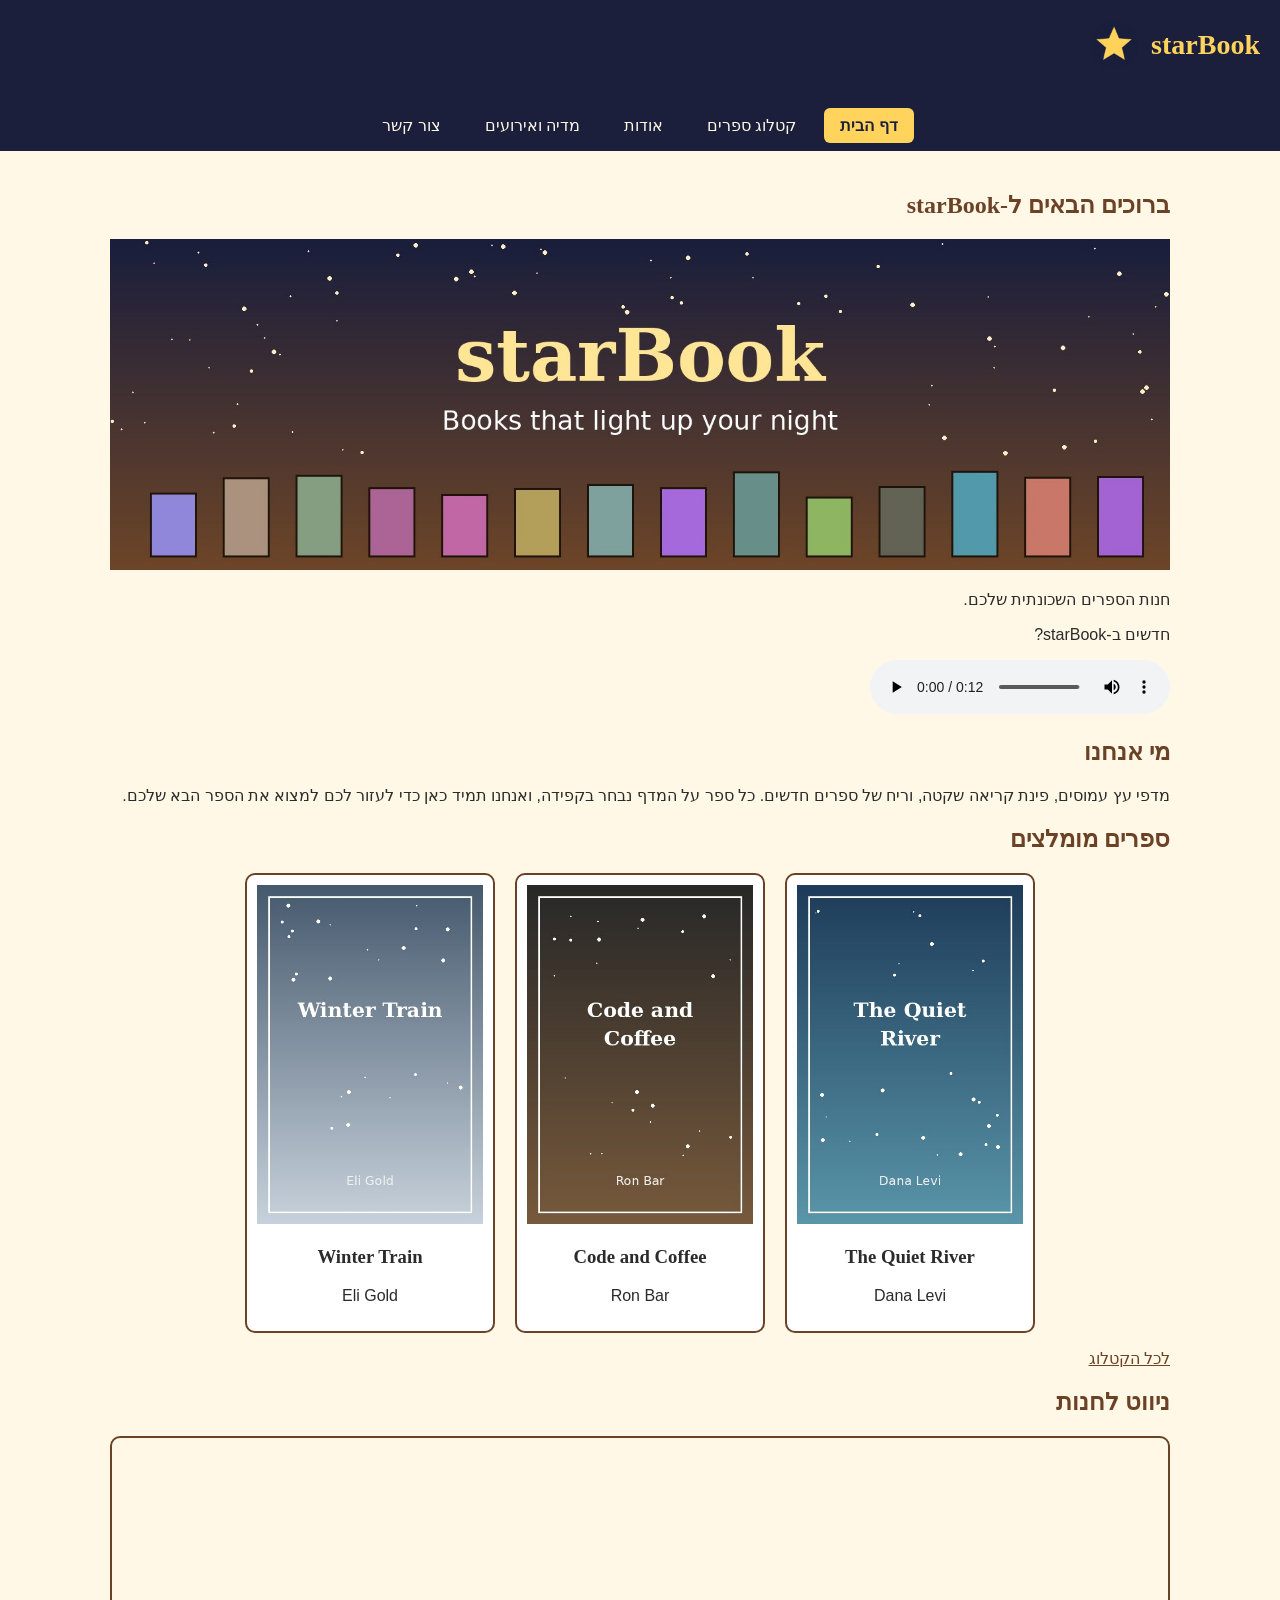
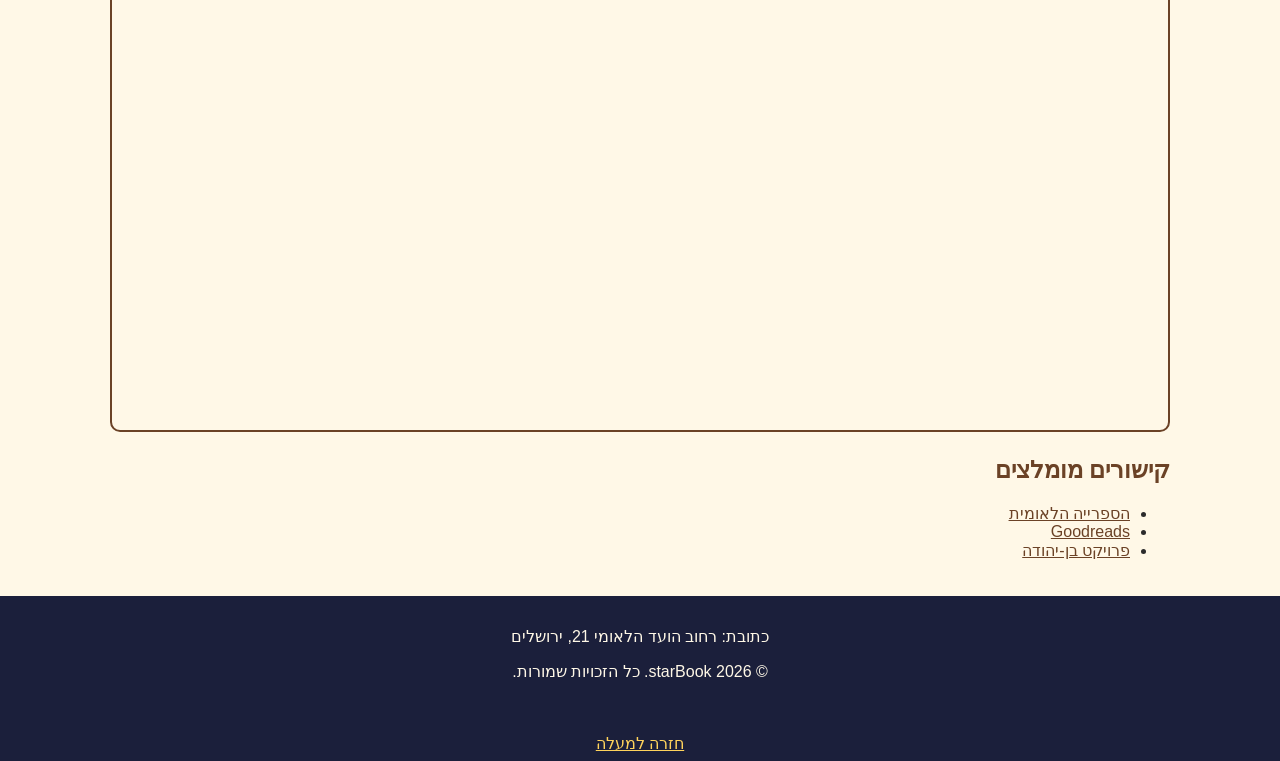
<file: index.html>
<!DOCTYPE html>
<html lang="he" dir="rtl">
<head>
  <meta charset="UTF-8">
  <meta name="viewport" content="width=device-width, initial-scale=1.0">
  <link rel="stylesheet" href="css/style.css">
  <link rel="stylesheet" href="css/index.css">
  <link rel="icon" href="media/images/logo.png">
  <title>starBook</title>
</head>
<body>
  <iframe src="html/header.html" id="top" class="frame-part frame-header" title="ראש האתר"></iframe>
  <nav>
    <ul>
      <li><a href="index.html" class="active">דף הבית</a></li>
      <li><a href="html/gallery.html">קטלוג ספרים</a></li>
      <li><a href="html/info.html">אודות</a></li>
      <li><a href="html/media.html">מדיה ואירועים</a></li>
      <li><a href="html/contact.html">צור קשר</a></li>
    </ul>
  </nav>
  <main>
    <section>
      <h2>ברוכים הבאים ל-starBook</h2>
      <img src="media/images/banner.jpg" alt="הבאנר של starBook">
      <p>חנות הספרים השכונתית שלכם.</p>
      <p>חדשים ב-starBook?</p>
      <audio controls>
        <source src="media/welcome.mp3" type="audio/mpeg">
      </audio>
    </section>
    <section>
      <h2>מי אנחנו</h2>
      <p>מדפי עץ עמוסים, פינת קריאה שקטה, וריח של ספרים חדשים. כל ספר על המדף נבחר בקפידה, ואנחנו תמיד כאן כדי לעזור לכם למצוא את הספר הבא שלכם.</p>
    </section>
    <section>
      <h2>ספרים מומלצים</h2>
      <div class="book-row">
        <div class="book-card">
          <img src="media/images/book-1.jpg" alt="הכריכה של The Quiet River">
          <h3>The Quiet River</h3>
          <p>Dana Levi</p>
        </div>
        <div class="book-card">
          <img src="media/images/book-4.jpg" alt="הכריכה של Code and Coffee">
          <h3>Code and Coffee</h3>
          <p>Ron Bar</p>
        </div>
        <div class="book-card">
          <img src="media/images/book-6.jpg" alt="הכריכה של Winter Train">
          <h3>Winter Train</h3>
          <p>Eli Gold</p>
        </div>
      </div>
      <p><a href="html/gallery.html">לכל הקטלוג</a></p>
    </section>
    <section>
      <h2>ניווט לחנות</h2>
      <iframe src="https://maps.google.com/maps?q=הועד הלאומי 21 ירושלים&output=embed" title="מיקום החנות בגוגל מפות"></iframe>
    </section>
    <section>
      <h2>קישורים מומלצים</h2>
      <ul>
        <li><a href="https://www.nli.org.il" target="_blank">הספרייה הלאומית</a></li>
        <li><a href="https://www.goodreads.com" target="_blank">Goodreads</a></li>
        <li><a href="https://benyehuda.org" target="_blank">פרויקט בן-יהודה</a></li>
      </ul>
    </section>
  </main>
  <iframe src="html/footer.html" class="frame-part frame-footer" title="תחתית האתר"></iframe>
  <p class="to-top"><a href="#top">חזרה למעלה</a></p>
</body>
</html>
</file>
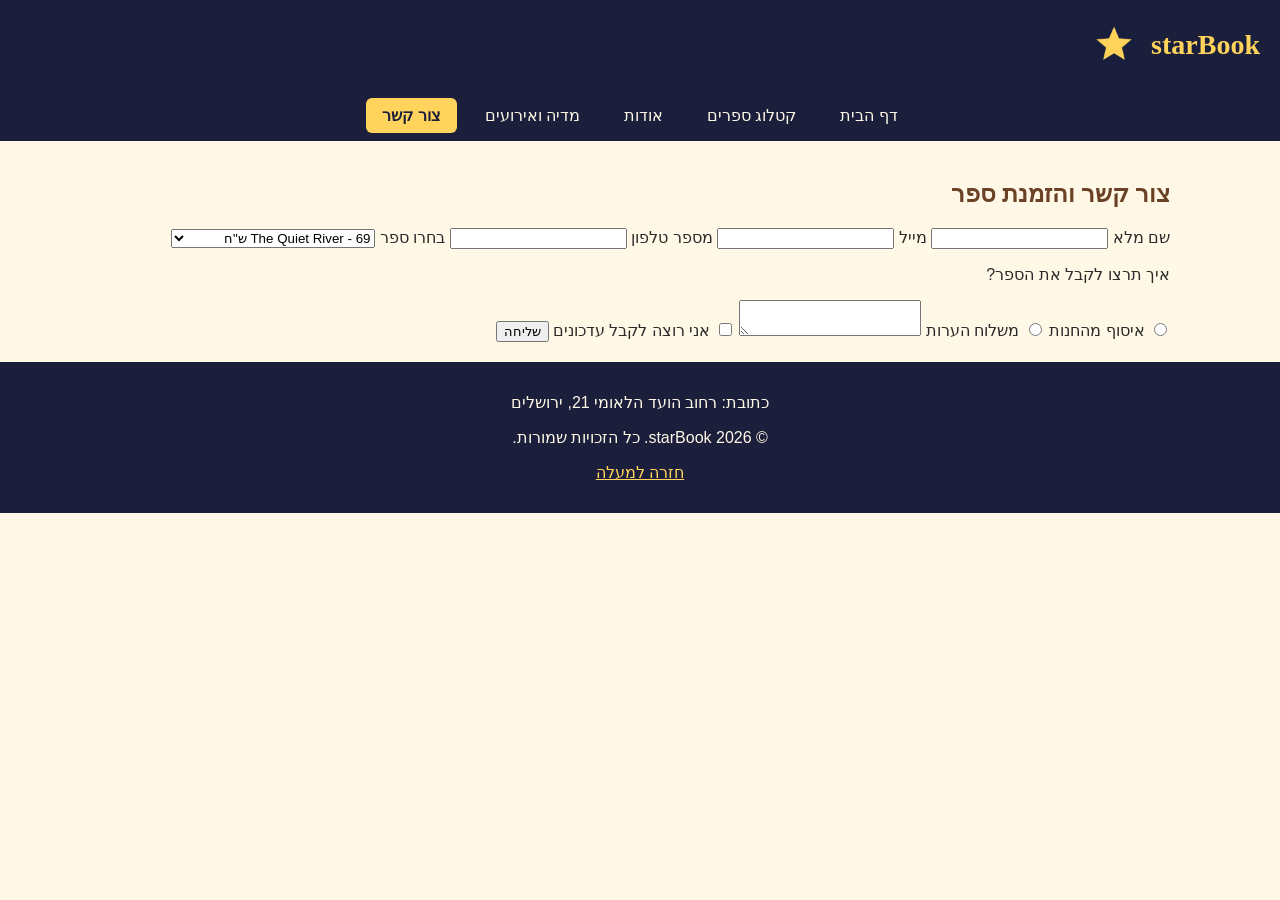
<file: contact.html>
<!DOCTYPE html>
<html lang="he" dir="rtl">
<head>
<meta charset="UTF-8">
<meta name="viewport" content="width=device-width, initial-scale=1.0">
<link rel="stylesheet" href="css/style.css">
<link rel="icon" href="media/images/logo.png">
<title>starBook - צור קשר והזמנת ספר</title>
</head>
<body>
  <header id="top">
    <a href="index.html" class="brand">
      <h1>starBook</h1>
      <img src="media/images/logo.png" alt="הלוגו של starBook">
    </a>
  </header>
  <nav>
    <ul>
      <li><a href="index.html">דף הבית</a></li>
      <li><a href="gallery.html">קטלוג ספרים</a></li>
      <li><a href="info.html">אודות</a></li>
      <li><a href="media.html">מדיה ואירועים</a></li>
      <li><a href="contact.html" class="active">צור קשר</a></li>
    </ul>
  </nav>
  <main>
    <section>
      <h2>צור קשר והזמנת ספר</h2>
      <form>
        <label for="name">שם מלא</label>
        <input type="text" id="name" name="name" required>
        <label for="gmail">מייל</label>
        <input type="email" id="gmail" name="gmail" required>
        <label for="phone">מספר טלפון</label>
        <input type="tel" id="phone" name="phone">
        <label for="book">בחרו ספר</label>
        <select id="book" name="book">
          <option>The Quiet River - 69 ש"ח</option>
          <option>Stars Over Jerusalem - 79 ש"ח</option>
          <option>The Last Lighthouse - 59 ש"ח</option>
          <option>Code and Coffee - 89 ש"ח</option>
          <option>Garden of Letters - 49 ש"ח</option>
          <option>Winter Train - 64 ש"ח</option>
          <option>Desert Map - 74 ש"ח</option>
          <option>Small Big Ideas - 54 ש"ח</option>
        </select>
        <p>איך תרצו לקבל את הספר?</p>
        <input type="radio" id="pickup" name="delivery">
        <label for="pickup">איסוף מהחנות</label>
        <input type="radio" id="shipping" name="delivery">
        <label for="shipping">משלוח</label>
        <label for="notes">הערות</label>
        <textarea id="notes" name="notes"></textarea>
        <input type="checkbox" id="news" name="news">
        <label for="news">אני רוצה לקבל עדכונים</label>
        <button type="submit">שליחה</button>
      </form>
    </section>
  </main>
  <footer>
    <p>כתובת: רחוב הועד הלאומי 21, ירושלים</p>
    <p>&copy; 2026 starBook. כל הזכויות שמורות.</p>
    <p><a href="#top">חזרה למעלה</a></p>
  </footer>
</body>
</html>
</file>
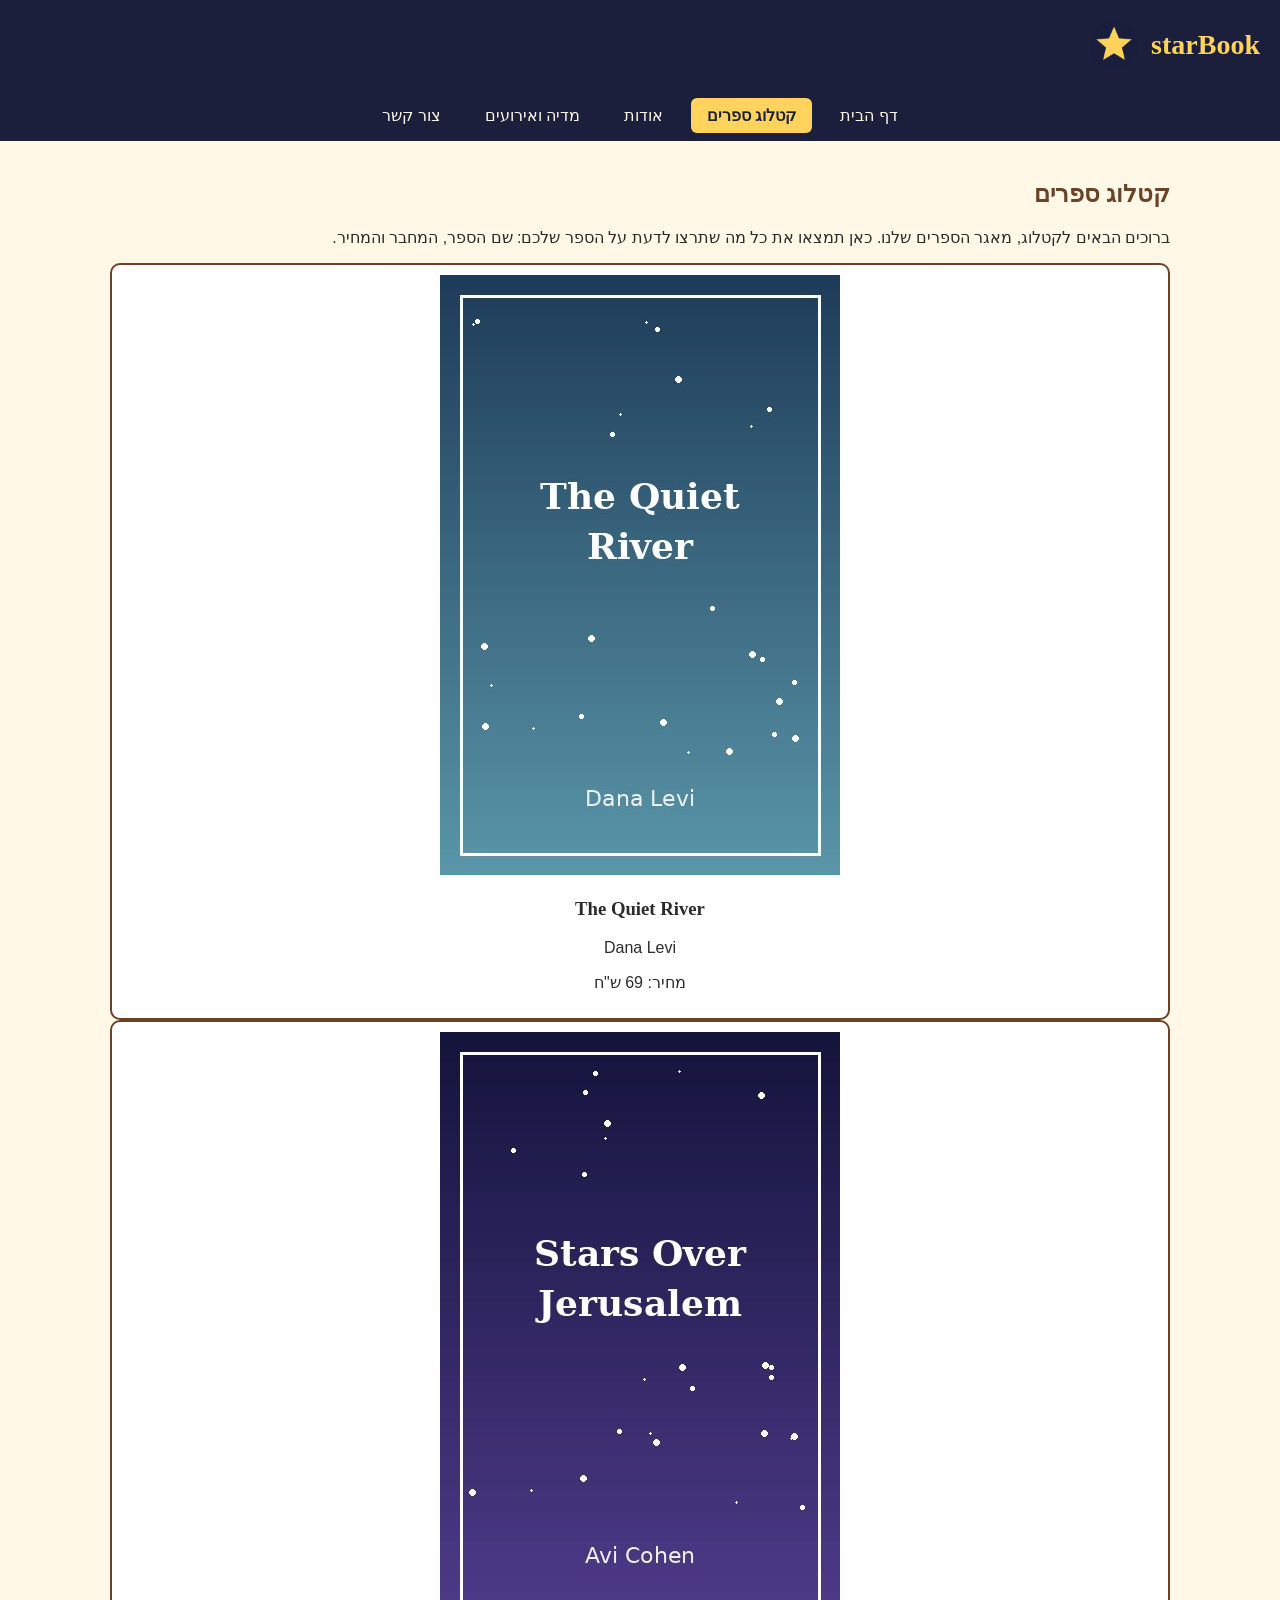
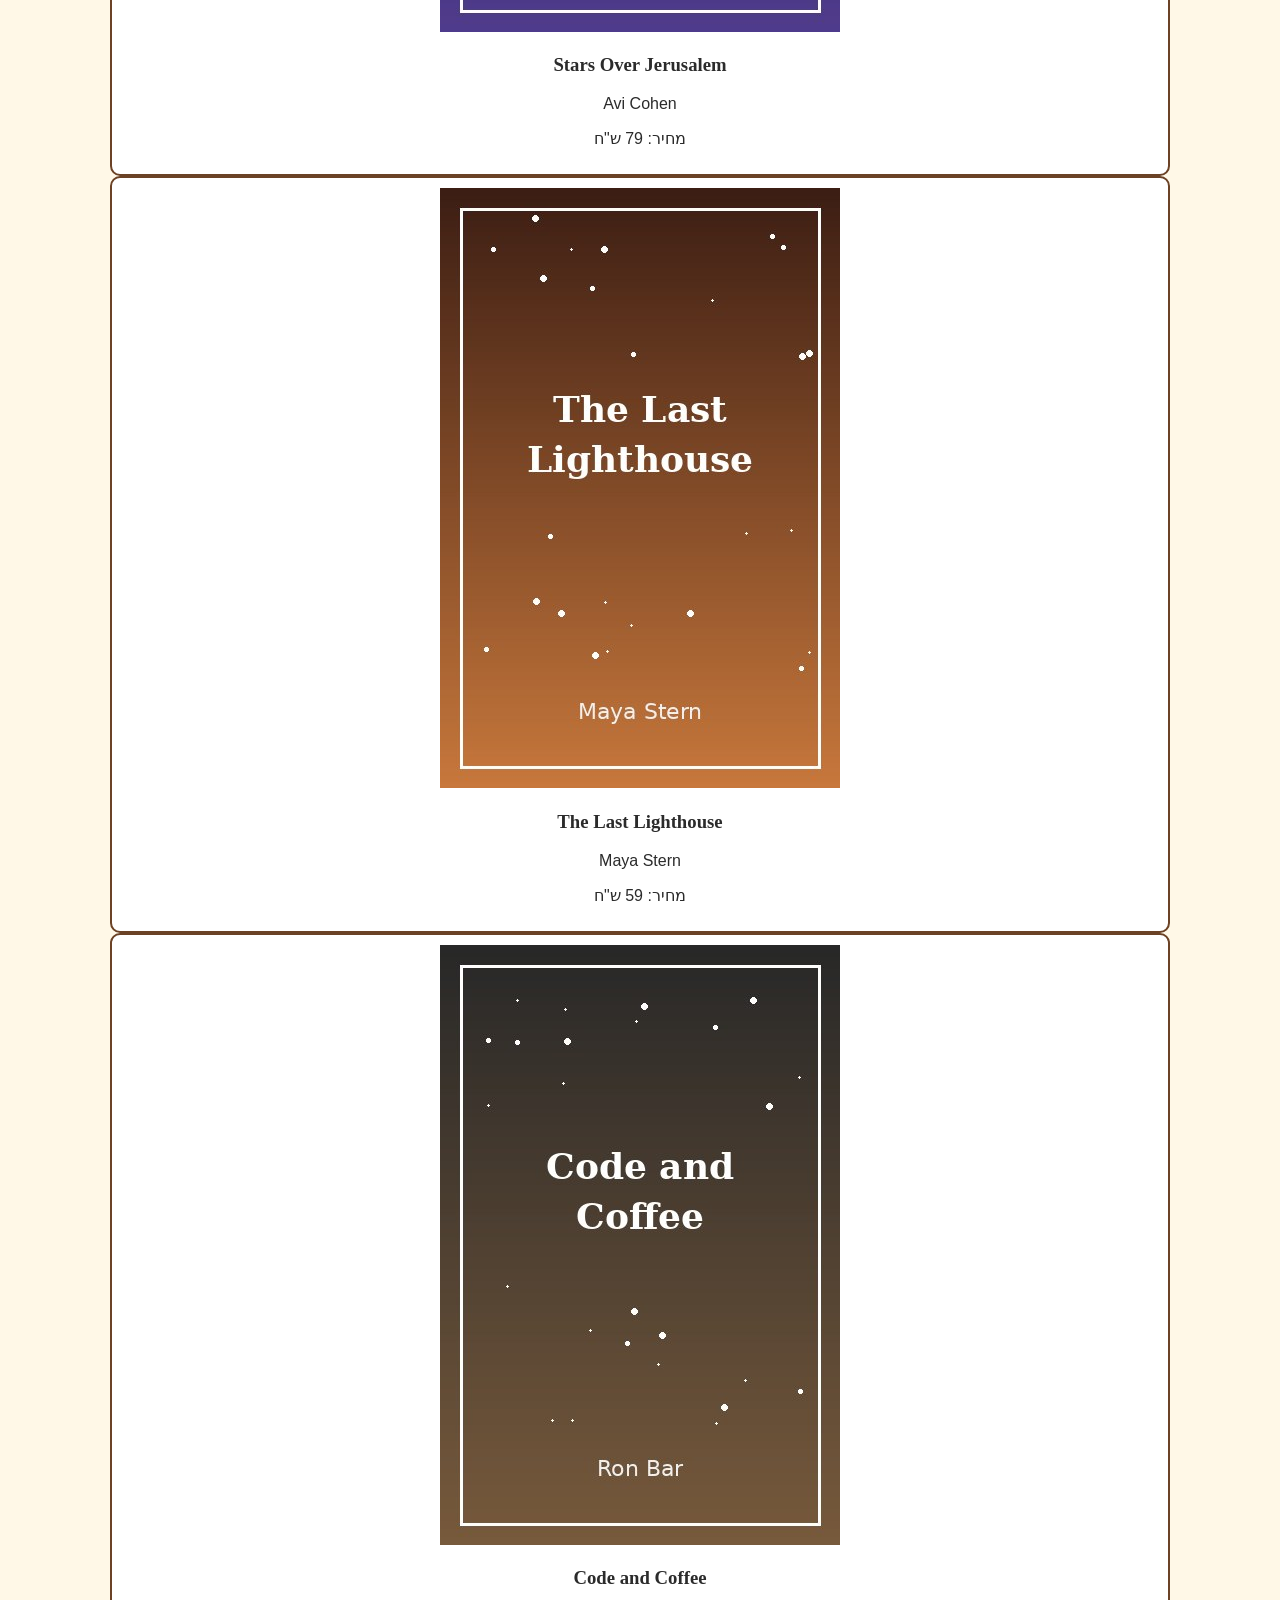
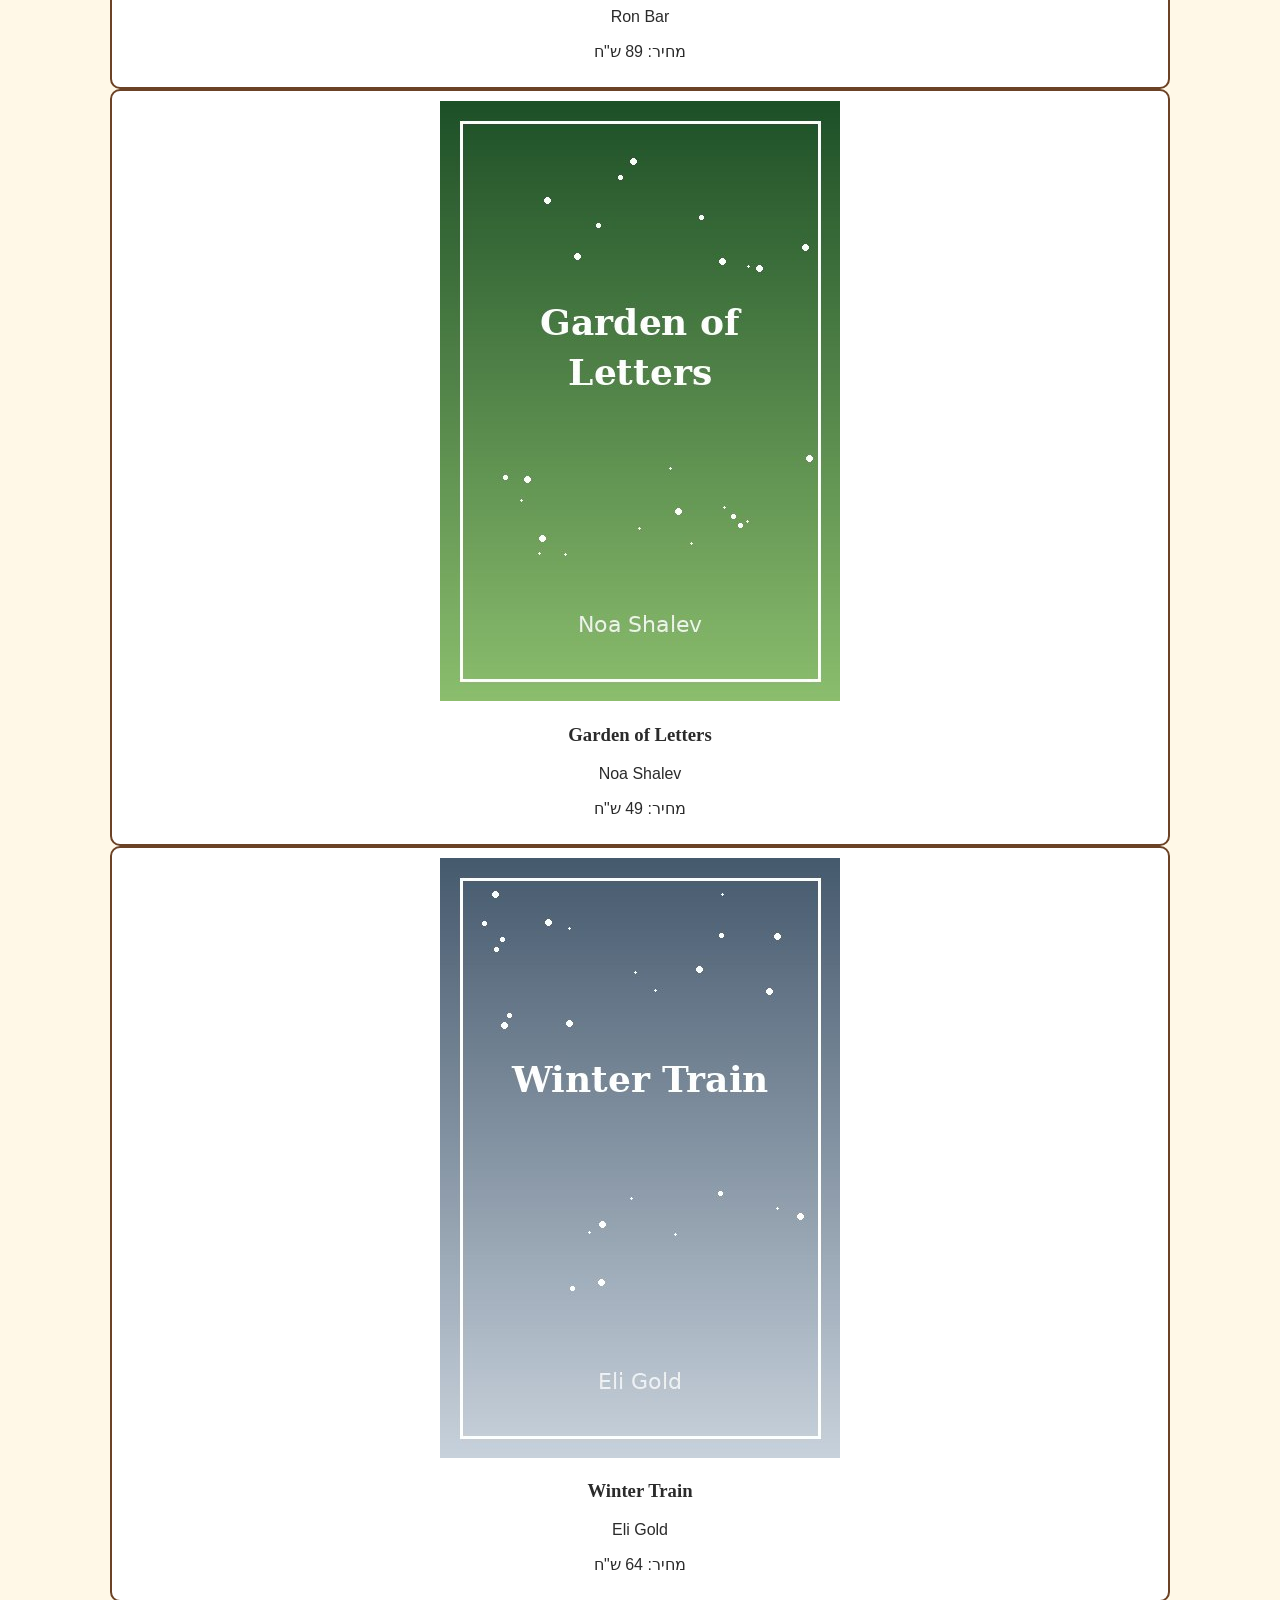
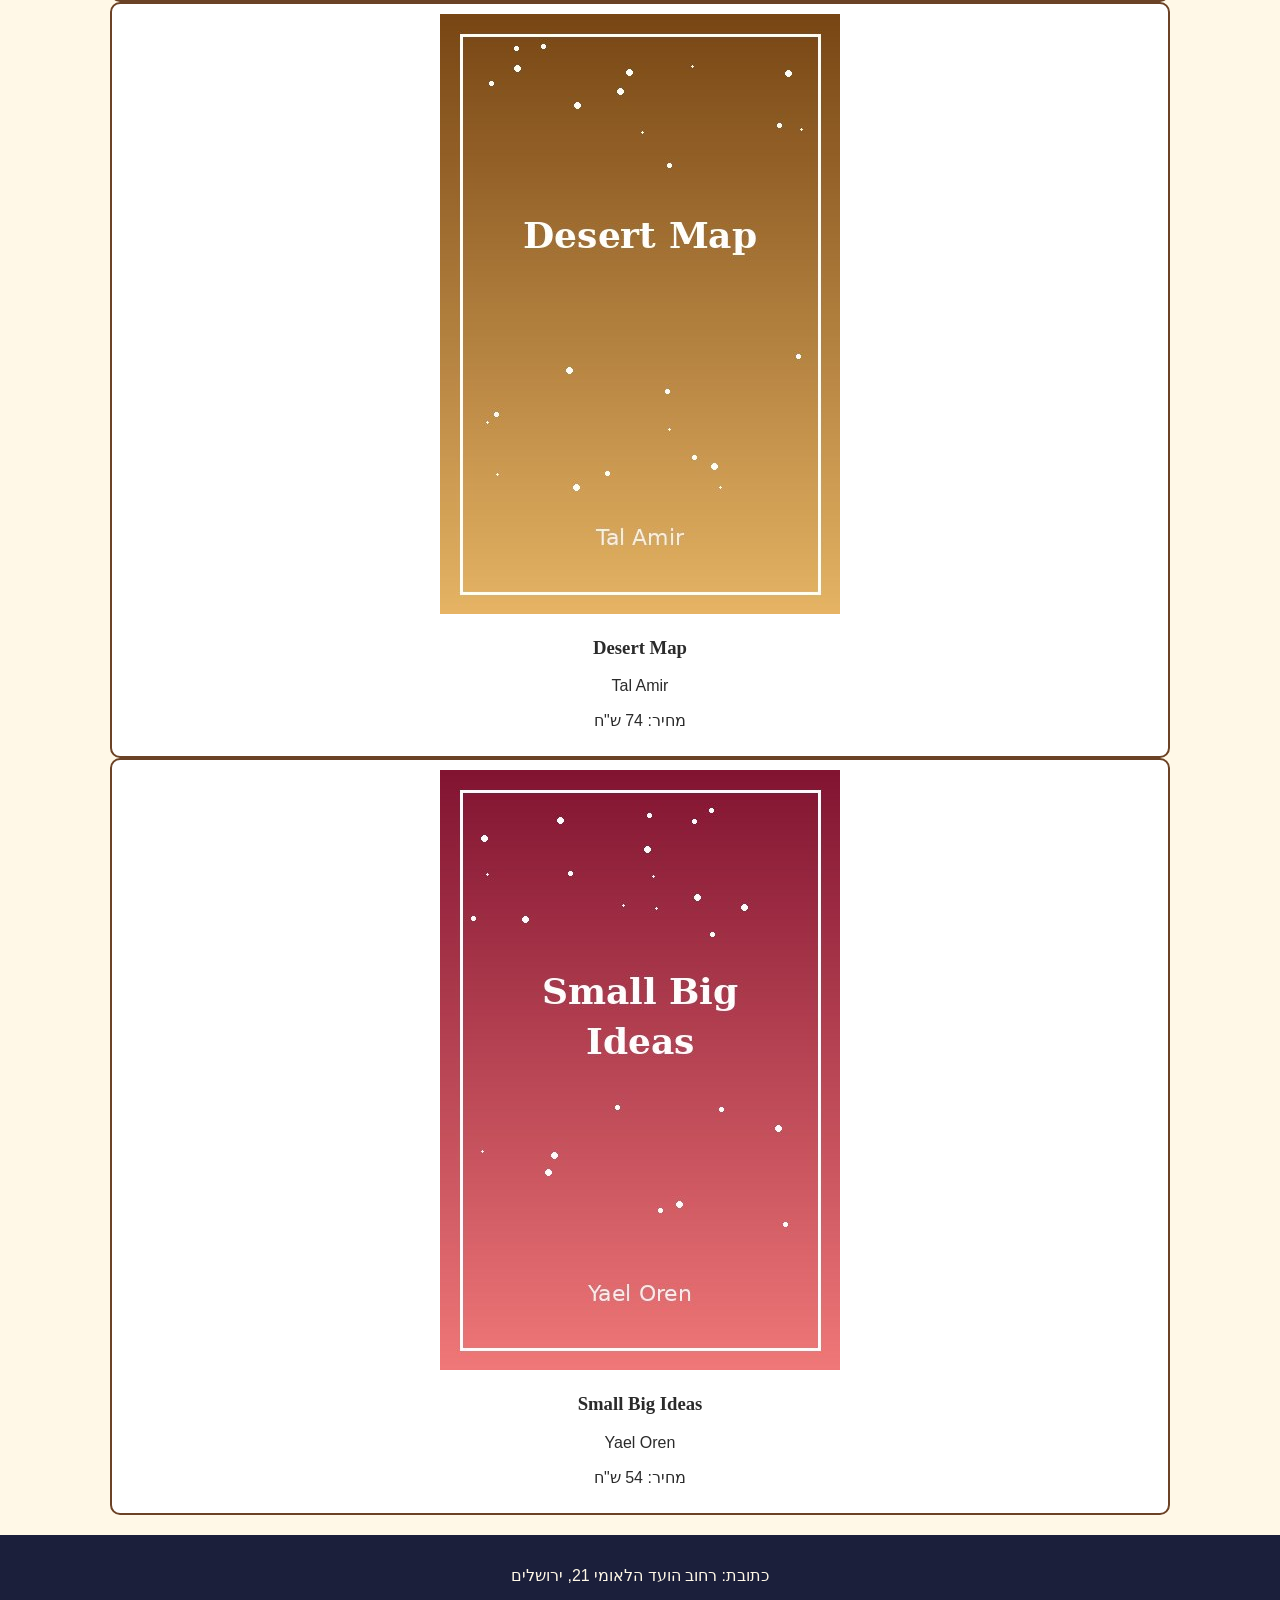
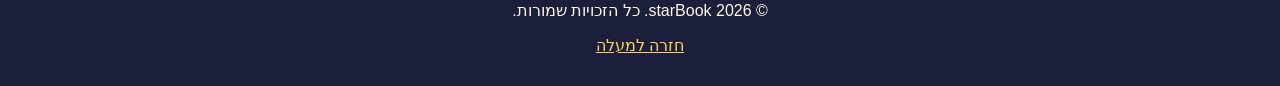
<file: gallery.html>
<!DOCTYPE html>
<html lang="he" dir="rtl">
<head>
<meta charset="UTF-8">
<meta name="viewport" content="width=device-width, initial-scale=1.0">
<link rel="stylesheet" href="css/style.css">
<link rel="icon" href="media/images/logo.png">
<title>starBook - קטלוג ספרים</title>
</head>
<body>
  <header id="top">
    <a href="index.html" class="brand">
      <h1>starBook</h1>
      <img src="media/images/logo.png" alt="הלוגו של starBook">
    </a>
  </header>
  <nav>
    <ul>
      <li><a href="index.html">דף הבית</a></li>
      <li><a href="gallery.html" class="active">קטלוג ספרים</a></li>
      <li><a href="info.html">אודות</a></li>
      <li><a href="media.html">מדיה ואירועים</a></li>
      <li><a href="contact.html">צור קשר</a></li>
    </ul>
  </nav>
  <main>
    <section>
      <h2>קטלוג ספרים</h2>
      <p>ברוכים הבאים לקטלוג, מאגר הספרים שלנו. כאן תמצאו את כל מה שתרצו לדעת על הספר שלכם: שם הספר, המחבר והמחיר.</p>
      <div class="book-grid">
        <div class="book-card">
          <img src="media/images/book-1.jpg" alt="הכריכה של The Quiet River">
          <h3>The Quiet River</h3>
          <p>Dana Levi</p>
          <p>מחיר: <span>69 ש"ח</span></p>
        </div>
        <div class="book-card">
          <img src="media/images/book-2.jpg" alt="הכריכה של Stars Over Jerusalem">
          <h3>Stars Over Jerusalem</h3>
          <p>Avi Cohen</p>
          <p>מחיר: <span>79 ש"ח</span></p>
        </div>
        <div class="book-card">
          <img src="media/images/book-3.jpg" alt="הכריכה של The Last Lighthouse">
          <h3>The Last Lighthouse</h3>
          <p>Maya Stern</p>
          <p>מחיר: <span>59 ש"ח</span></p>
        </div>
        <div class="book-card">
          <img src="media/images/book-4.jpg" alt="הכריכה של Code and Coffee">
          <h3>Code and Coffee</h3>
          <p>Ron Bar</p>
          <p>מחיר: <span>89 ש"ח</span></p>
        </div>
        <div class="book-card">
          <img src="media/images/book-5.jpg" alt="הכריכה של Garden of Letters">
          <h3>Garden of Letters</h3>
          <p>Noa Shalev</p>
          <p>מחיר: <span>49 ש"ח</span></p>
        </div>
        <div class="book-card">
          <img src="media/images/book-6.jpg" alt="הכריכה של Winter Train">
          <h3>Winter Train</h3>
          <p>Eli Gold</p>
          <p>מחיר: <span>64 ש"ח</span></p>
        </div>
        <div class="book-card">
          <img src="media/images/book-7.jpg" alt="הכריכה של Desert Map">
          <h3>Desert Map</h3>
          <p>Tal Amir</p>
          <p>מחיר: <span>74 ש"ח</span></p>
        </div>
        <div class="book-card">
          <img src="media/images/book-8.jpg" alt="הכריכה של Small Big Ideas">
          <h3>Small Big Ideas</h3>
          <p>Yael Oren</p>
          <p>מחיר: <span>54 ש"ח</span></p>
        </div>
      </div>
    </section>
  </main>
  <footer>
    <p>כתובת: רחוב הועד הלאומי 21, ירושלים</p>
    <p>&copy; 2026 starBook. כל הזכויות שמורות.</p>
    <p><a href="#top">חזרה למעלה</a></p>
  </footer>
</body>
</html>
</file>
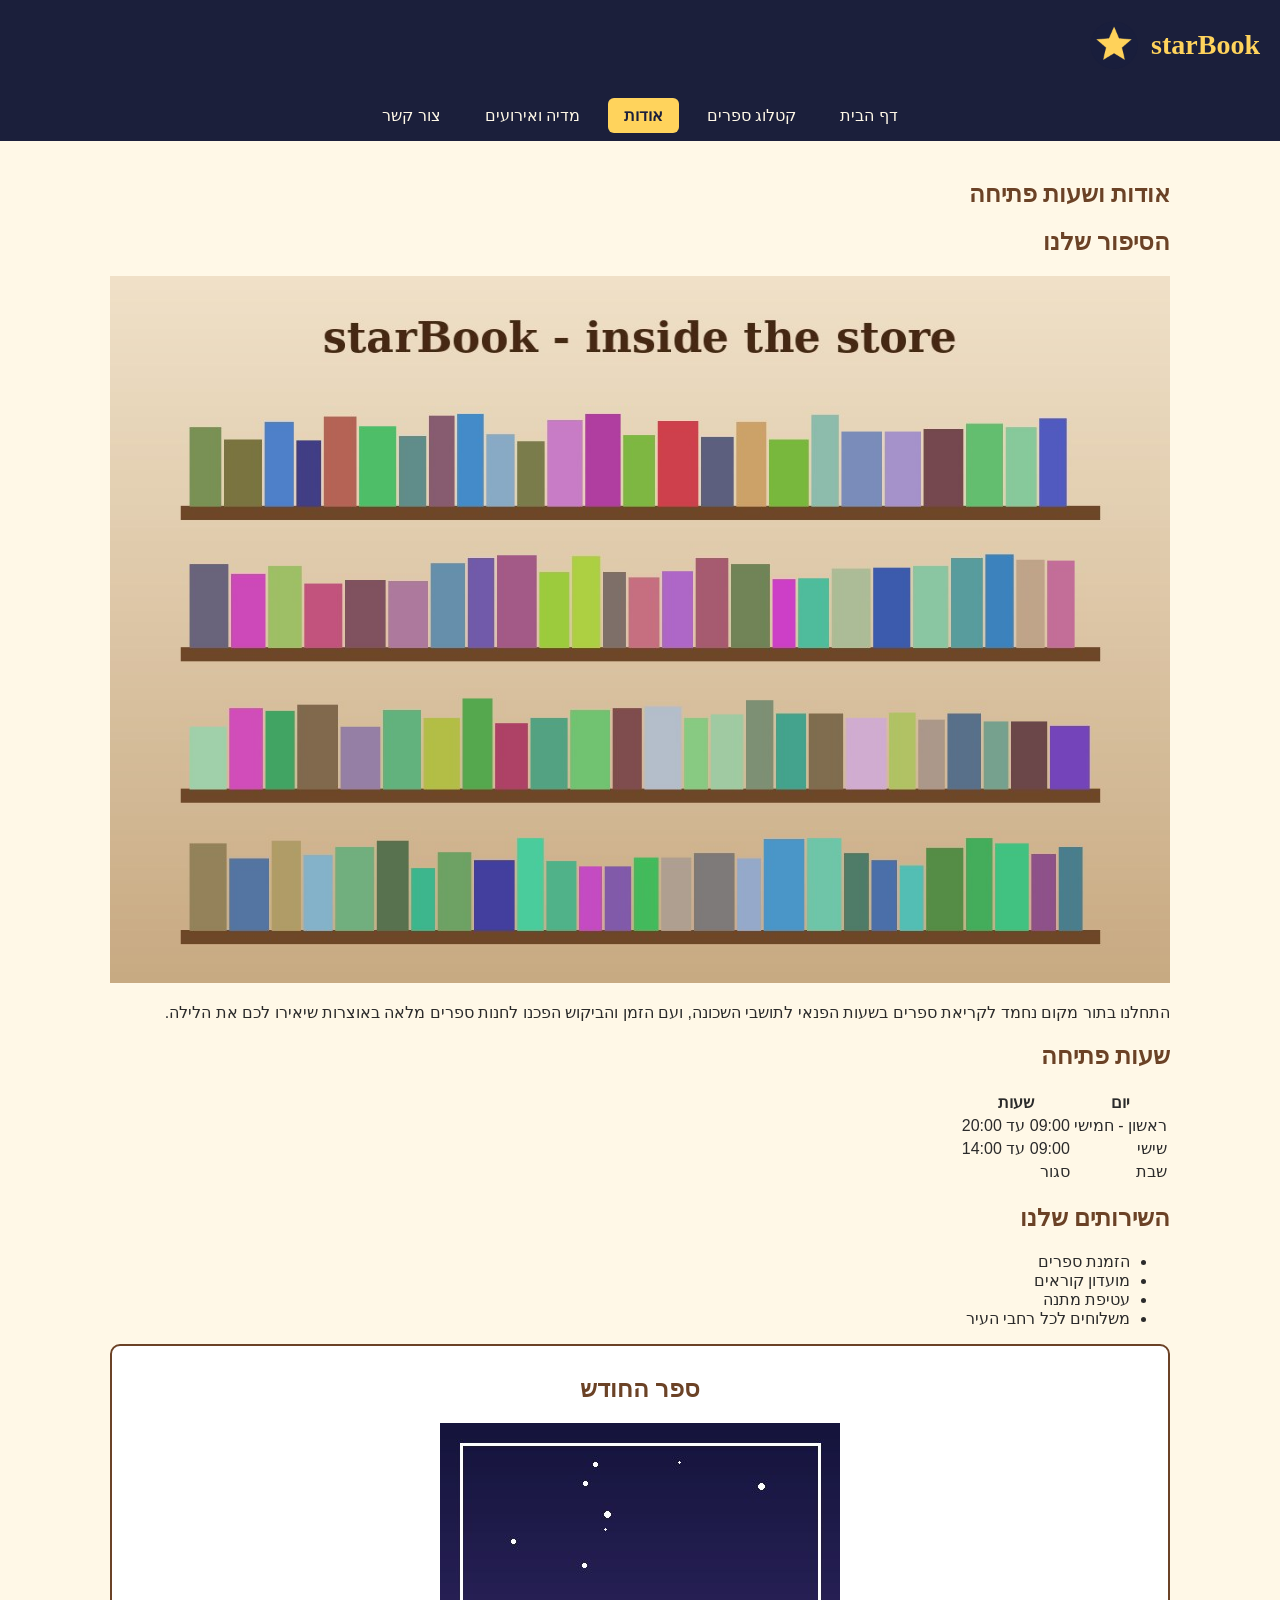
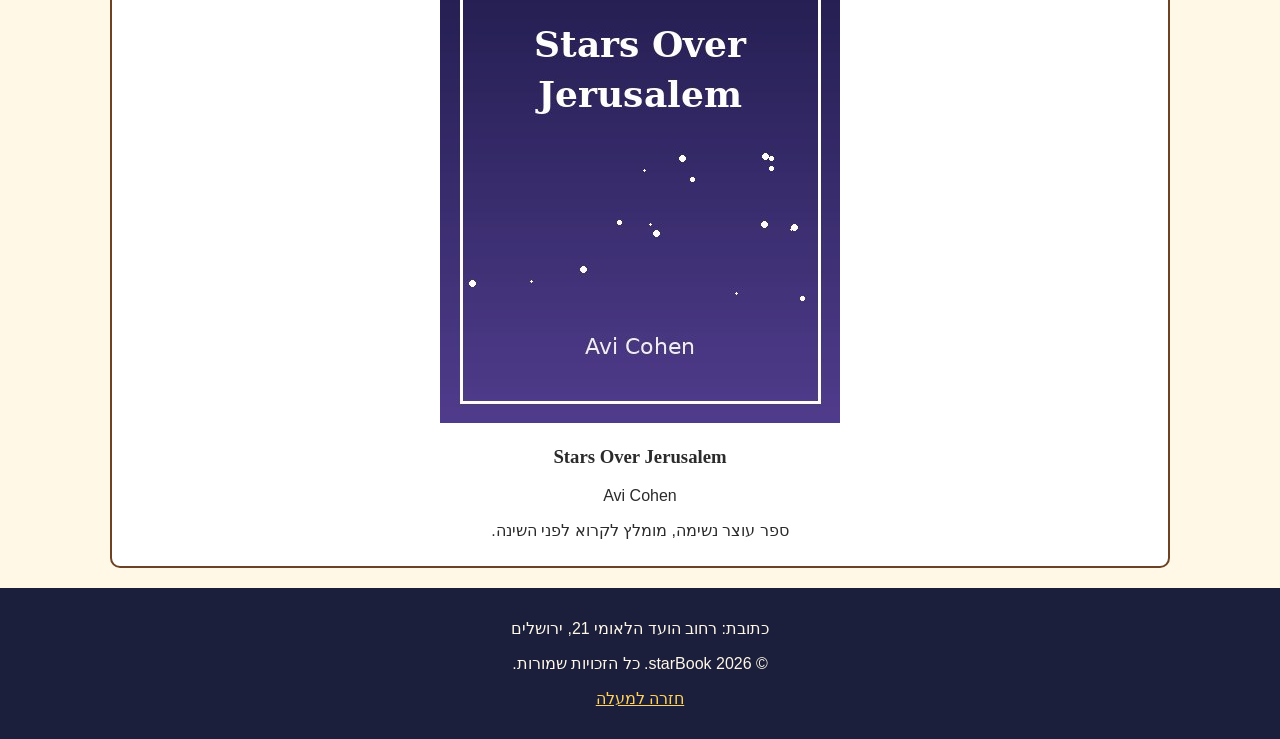
<file: info.html>
<!DOCTYPE html>
<html lang="he" dir="rtl">
<head>
<meta charset="UTF-8">
<meta name="viewport" content="width=device-width, initial-scale=1.0">
<link rel="stylesheet" href="css/style.css">
<link rel="icon" href="media/images/logo.png">
<title>starBook - אודות ושעות פתיחה</title>
</head>
<body>
  <header id="top">
    <a href="index.html" class="brand">
      <h1>starBook</h1>
      <img src="media/images/logo.png" alt="הלוגו של starBook">
    </a>
  </header>
  <nav>
    <ul>
      <li><a href="index.html">דף הבית</a></li>
      <li><a href="gallery.html">קטלוג ספרים</a></li>
      <li><a href="info.html" class="active">אודות</a></li>
      <li><a href="media.html">מדיה ואירועים</a></li>
      <li><a href="contact.html">צור קשר</a></li>
    </ul>
  </nav>
  <main>
    <section>
      <h2>אודות ושעות פתיחה</h2>
    </section>
    <div class="info-layout">
      <div>
        <section>
          <h2>הסיפור שלנו</h2>
          <img src="media/images/store.jpg" alt="החנות של starBook">
          <p>התחלנו בתור מקום נחמד לקריאת ספרים בשעות הפנאי לתושבי השכונה, ועם הזמן והביקוש הפכנו לחנות ספרים מלאה באוצרות שיאירו לכם את הלילה.</p>
        </section>
        <section>
          <h2>שעות פתיחה</h2>
          <table>
            <tr>
              <th>יום</th>
              <th>שעות</th>
            </tr>
            <tr>
              <td>ראשון - חמישי</td>
              <td>09:00 עד 20:00</td>
            </tr>
            <tr>
              <td>שישי</td>
              <td>09:00 עד 14:00</td>
            </tr>
            <tr>
              <td>שבת</td>
              <td>סגור</td>
            </tr>
          </table>
        </section>
        <section>
          <h2>השירותים שלנו</h2>
          <ul>
            <li>הזמנת ספרים</li>
            <li>מועדון קוראים</li>
            <li>עטיפת מתנה</li>
            <li>משלוחים לכל רחבי העיר</li>
          </ul>
        </section>
      </div>
      <aside class="book-card">
        <h2>ספר החודש</h2>
        <img src="media/images/book-2.jpg" alt="הכריכה של Stars Over Jerusalem">
        <h3>Stars Over Jerusalem</h3>
        <p>Avi Cohen</p>
        <p>ספר עוצר נשימה, מומלץ לקרוא לפני השינה.</p>
      </aside>
    </div>
  </main>
  <footer>
    <p>כתובת: רחוב הועד הלאומי 21, ירושלים</p>
    <p>&copy; 2026 starBook. כל הזכויות שמורות.</p>
    <p><a href="#top">חזרה למעלה</a></p>
  </footer>
</body>
</html>
</file>
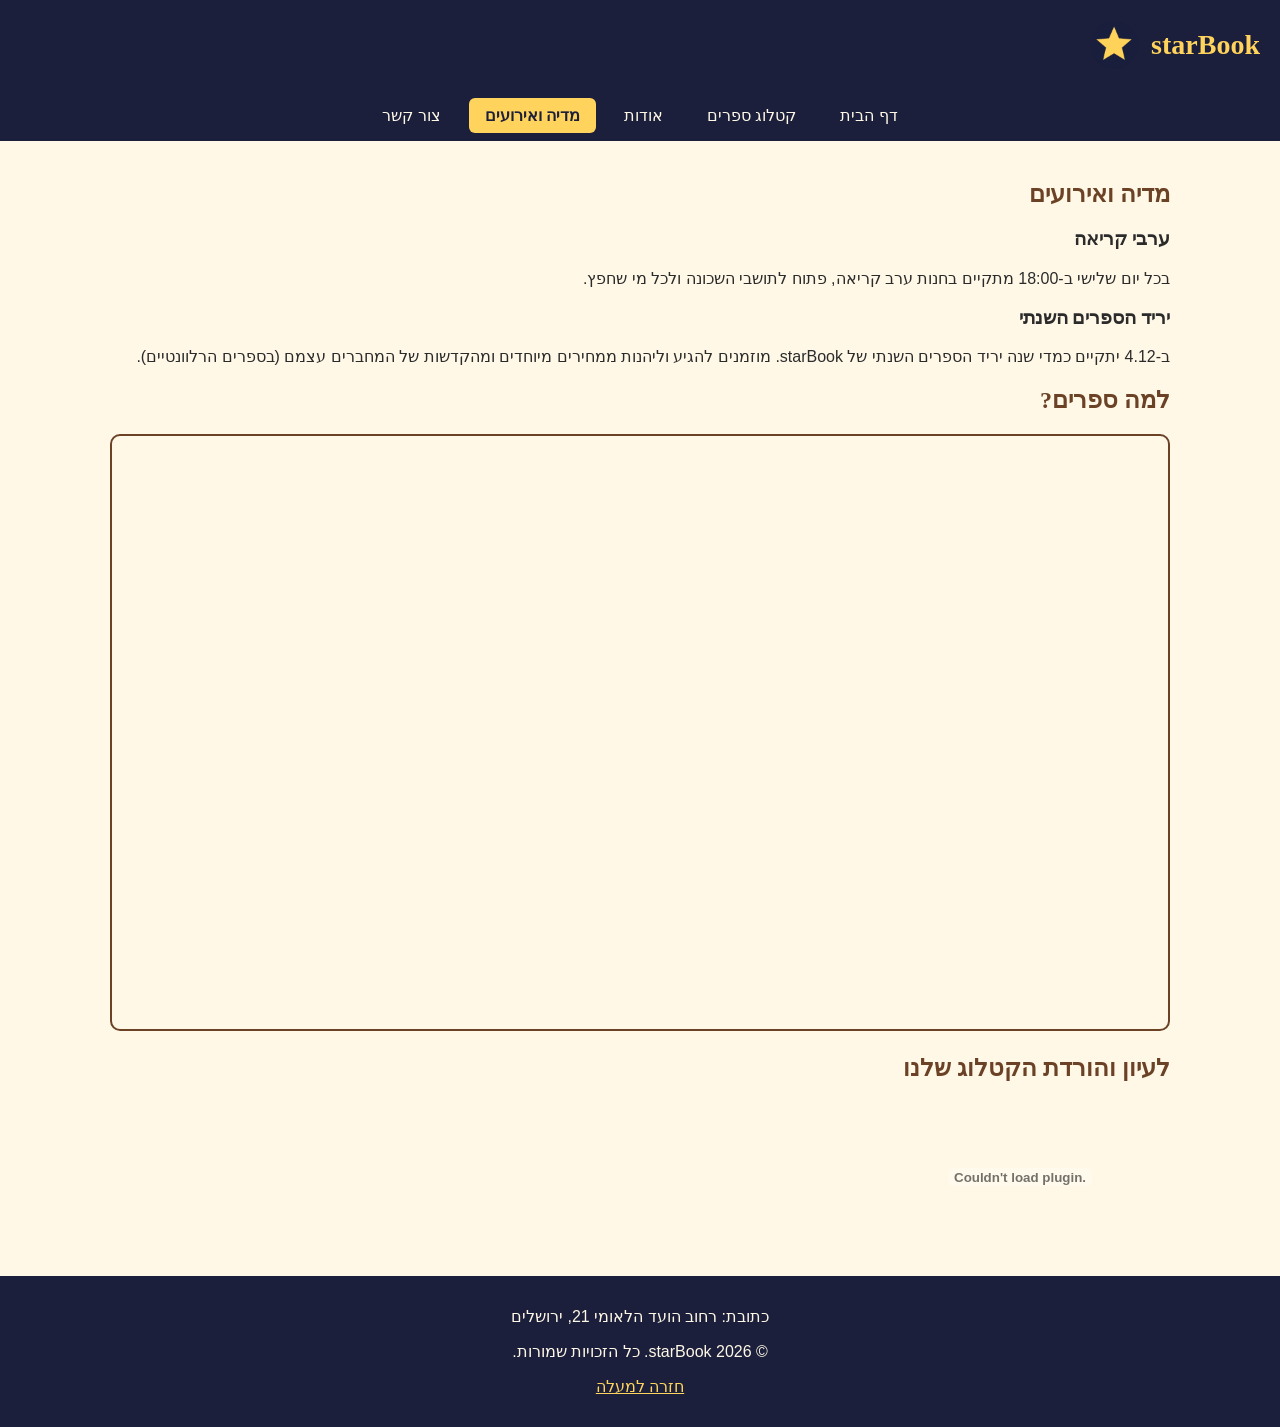
<file: media.html>
<!DOCTYPE html>
<html lang="he" dir="rtl">
<head>
<meta charset="UTF-8">
<meta name="viewport" content="width=device-width, initial-scale=1.0">
<link rel="stylesheet" href="css/style.css">
<link rel="icon" href="media/images/logo.png">
<title>starBook - מדיה ואירועים</title>
</head>
<body>
  <header id="top">
    <a href="index.html" class="brand">
      <h1>starBook</h1>
      <img src="media/images/logo.png" alt="הלוגו של starBook">
    </a>
  </header>
  <nav>
    <ul>
      <li><a href="index.html">דף הבית</a></li>
      <li><a href="gallery.html">קטלוג ספרים</a></li>
      <li><a href="info.html">אודות</a></li>
      <li><a href="media.html" class="active">מדיה ואירועים</a></li>
      <li><a href="contact.html">צור קשר</a></li>
    </ul>
  </nav>
  <main>
    <section>
      <h2>מדיה ואירועים</h2>
      <div>
        <h3>ערבי קריאה</h3>
        <p>בכל יום שלישי ב-18:00 מתקיים בחנות ערב קריאה, פתוח לתושבי השכונה ולכל מי שחפץ.</p>
      </div>
      <div>
        <h3>יריד הספרים השנתי</h3>
        <p>ב-4.12 יתקיים כמדי שנה יריד הספרים השנתי של starBook. מוזמנים להגיע וליהנות ממחירים מיוחדים ומהקדשות של המחברים עצמם (בספרים הרלוונטיים).</p>
      </div>
    </section>
    <section>
      <h2>למה ספרים?</h2>
      <iframe src="https://www.youtube.com/embed/lIW5jBrrsS0" title="איך לקרוא יותר ספרים בעידן הזהב של התוכן" referrerpolicy="strict-origin-when-cross-origin" allowfullscreen></iframe>
    </section>
    <section>
      <h2>לעיון והורדת הקטלוג שלנו</h2>
      <embed src="media/starBook-catalog.pdf" type="application/pdf">
    </section>
  </main>
  <footer>
    <p>כתובת: רחוב הועד הלאומי 21, ירושלים</p>
    <p>&copy; 2026 starBook. כל הזכויות שמורות.</p>
    <p><a href="#top">חזרה למעלה</a></p>
  </footer>
</body>
</html>
</file>
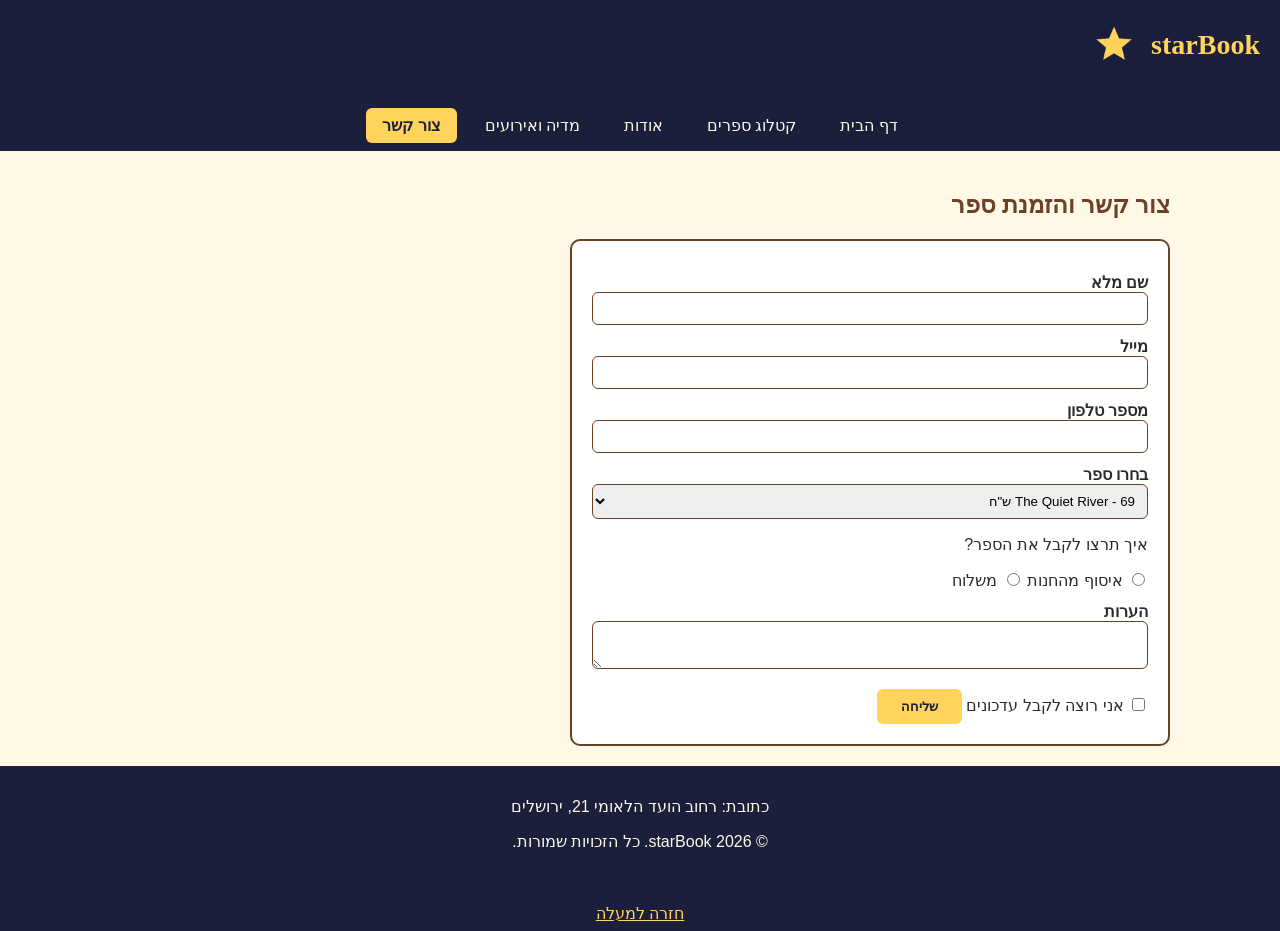
<file: html/contact.html>
<!DOCTYPE html>
<html lang="he" dir="rtl">
<head>
<meta charset="UTF-8">
<meta name="viewport" content="width=device-width, initial-scale=1.0">
<link rel="stylesheet" href="../css/style.css">
<link rel="stylesheet" href="../css/contact.css">
<link rel="icon" href="../media/images/logo.png">
<title>starBook - צור קשר והזמנת ספר</title>
</head>
<body>
  <iframe src="header.html" id="top" class="frame-part frame-header" title="ראש האתר"></iframe>
  <nav>
    <ul>
      <li><a href="../index.html">דף הבית</a></li>
      <li><a href="gallery.html">קטלוג ספרים</a></li>
      <li><a href="info.html">אודות</a></li>
      <li><a href="media.html">מדיה ואירועים</a></li>
      <li><a href="contact.html" class="active">צור קשר</a></li>
    </ul>
  </nav>
  <main>
    <section>
      <h2>צור קשר והזמנת ספר</h2>
      <form>
        <label for="name">שם מלא</label>
        <input type="text" id="name" name="name" required>
        <label for="gmail">מייל</label>
        <input type="email" id="gmail" name="gmail" required>
        <label for="phone">מספר טלפון</label>
        <input type="tel" id="phone" name="phone">
        <label for="book">בחרו ספר</label>
        <select id="book" name="book">
          <option>The Quiet River - 69 ש"ח</option>
          <option>Stars Over Jerusalem - 79 ש"ח</option>
          <option>The Last Lighthouse - 59 ש"ח</option>
          <option>Code and Coffee - 89 ש"ח</option>
          <option>Garden of Letters - 49 ש"ח</option>
          <option>Winter Train - 64 ש"ח</option>
          <option>Desert Map - 74 ש"ח</option>
          <option>Small Big Ideas - 54 ש"ח</option>
        </select>
        <p>איך תרצו לקבל את הספר?</p>
        <input type="radio" id="pickup" name="delivery">
        <label for="pickup">איסוף מהחנות</label>
        <input type="radio" id="shipping" name="delivery">
        <label for="shipping">משלוח</label>
        <label for="notes">הערות</label>
        <textarea id="notes" name="notes"></textarea>
        <input type="checkbox" id="news" name="news">
        <label for="news">אני רוצה לקבל עדכונים</label>
        <button type="submit">שליחה</button>
      </form>
    </section>
  </main>
  <iframe src="footer.html" class="frame-part frame-footer" title="תחתית האתר"></iframe>
  <p class="to-top"><a href="#top">חזרה למעלה</a></p>
</body>
</html>
</file>
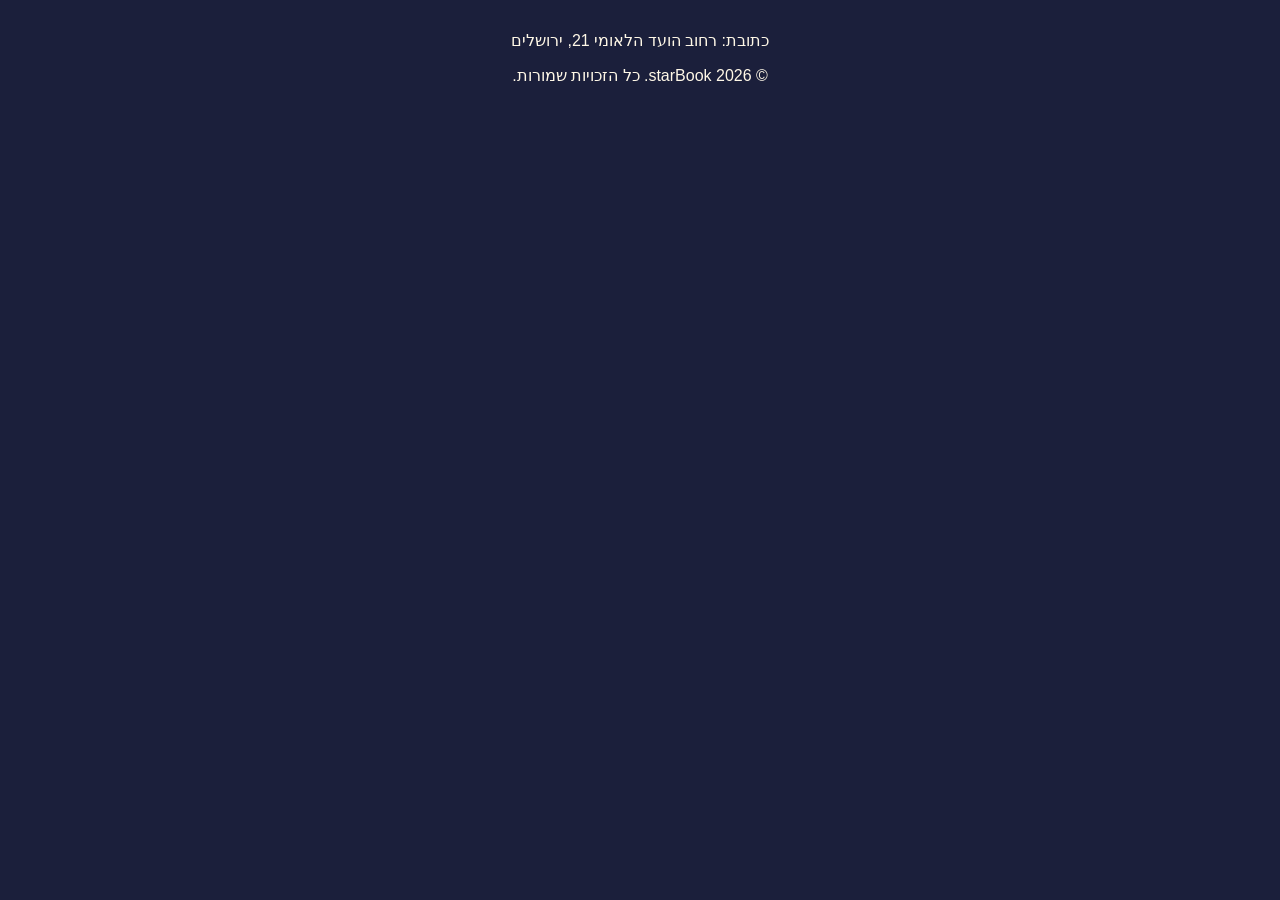
<file: html/footer.html>
<!DOCTYPE html>
<html lang="he" dir="rtl">
<head>
  <meta charset="UTF-8">
  <link rel="stylesheet" href="../css/style.css">
</head>
<body class="frame-body">
  <footer>
    <p>כתובת: רחוב הועד הלאומי 21, ירושלים</p>
    <p>&copy; 2026 starBook. כל הזכויות שמורות.</p>
  </footer>
</body>
</html>
</file>
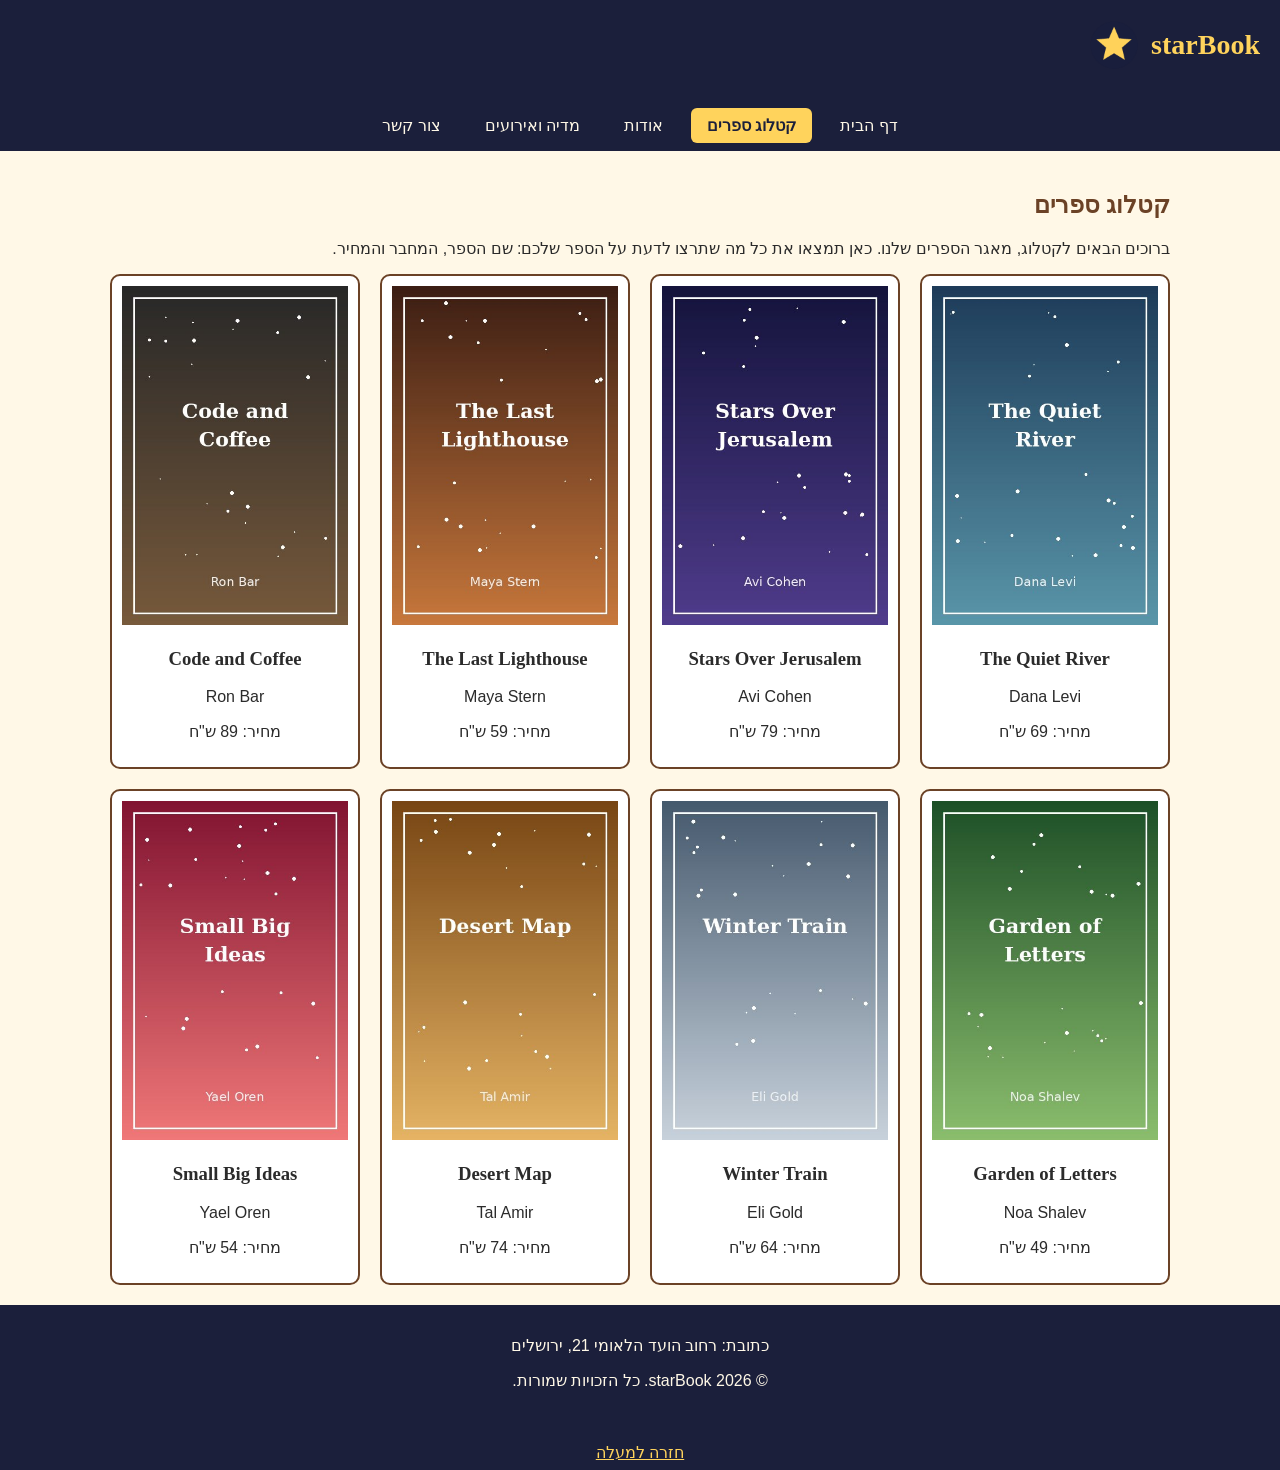
<file: html/gallery.html>
<!DOCTYPE html>
<html lang="he" dir="rtl">
<head>
<meta charset="UTF-8">
<meta name="viewport" content="width=device-width, initial-scale=1.0">
<link rel="stylesheet" href="../css/style.css">
<link rel="stylesheet" href="../css/gallery.css">
<link rel="icon" href="../media/images/logo.png">
<title>starBook - קטלוג ספרים</title>
</head>
<body>
  <iframe src="header.html" id="top" class="frame-part frame-header" title="ראש האתר"></iframe>
  <nav>
    <ul>
      <li><a href="../index.html">דף הבית</a></li>
      <li><a href="gallery.html" class="active">קטלוג ספרים</a></li>
      <li><a href="info.html">אודות</a></li>
      <li><a href="media.html">מדיה ואירועים</a></li>
      <li><a href="contact.html">צור קשר</a></li>
    </ul>
  </nav>
  <main>
    <section>
      <h2>קטלוג ספרים</h2>
      <p>ברוכים הבאים לקטלוג, מאגר הספרים שלנו. כאן תמצאו את כל מה שתרצו לדעת על הספר שלכם: שם הספר, המחבר והמחיר.</p>
      <div class="book-grid">
        <div class="book-card">
          <img src="../media/images/book-1.jpg" alt="הכריכה של The Quiet River">
          <h3>The Quiet River</h3>
          <p>Dana Levi</p>
          <p>מחיר: <span>69 ש"ח</span></p>
        </div>
        <div class="book-card">
          <img src="../media/images/book-2.jpg" alt="הכריכה של Stars Over Jerusalem">
          <h3>Stars Over Jerusalem</h3>
          <p>Avi Cohen</p>
          <p>מחיר: <span>79 ש"ח</span></p>
        </div>
        <div class="book-card">
          <img src="../media/images/book-3.jpg" alt="הכריכה של The Last Lighthouse">
          <h3>The Last Lighthouse</h3>
          <p>Maya Stern</p>
          <p>מחיר: <span>59 ש"ח</span></p>
        </div>
        <div class="book-card">
          <img src="../media/images/book-4.jpg" alt="הכריכה של Code and Coffee">
          <h3>Code and Coffee</h3>
          <p>Ron Bar</p>
          <p>מחיר: <span>89 ש"ח</span></p>
        </div>
        <div class="book-card">
          <img src="../media/images/book-5.jpg" alt="הכריכה של Garden of Letters">
          <h3>Garden of Letters</h3>
          <p>Noa Shalev</p>
          <p>מחיר: <span>49 ש"ח</span></p>
        </div>
        <div class="book-card">
          <img src="../media/images/book-6.jpg" alt="הכריכה של Winter Train">
          <h3>Winter Train</h3>
          <p>Eli Gold</p>
          <p>מחיר: <span>64 ש"ח</span></p>
        </div>
        <div class="book-card">
          <img src="../media/images/book-7.jpg" alt="הכריכה של Desert Map">
          <h3>Desert Map</h3>
          <p>Tal Amir</p>
          <p>מחיר: <span>74 ש"ח</span></p>
        </div>
        <div class="book-card">
          <img src="../media/images/book-8.jpg" alt="הכריכה של Small Big Ideas">
          <h3>Small Big Ideas</h3>
          <p>Yael Oren</p>
          <p>מחיר: <span>54 ש"ח</span></p>
        </div>
      </div>
    </section>
  </main>
  <iframe src="footer.html" class="frame-part frame-footer" title="תחתית האתר"></iframe>
  <p class="to-top"><a href="#top">חזרה למעלה</a></p>
</body>
</html>
</file>
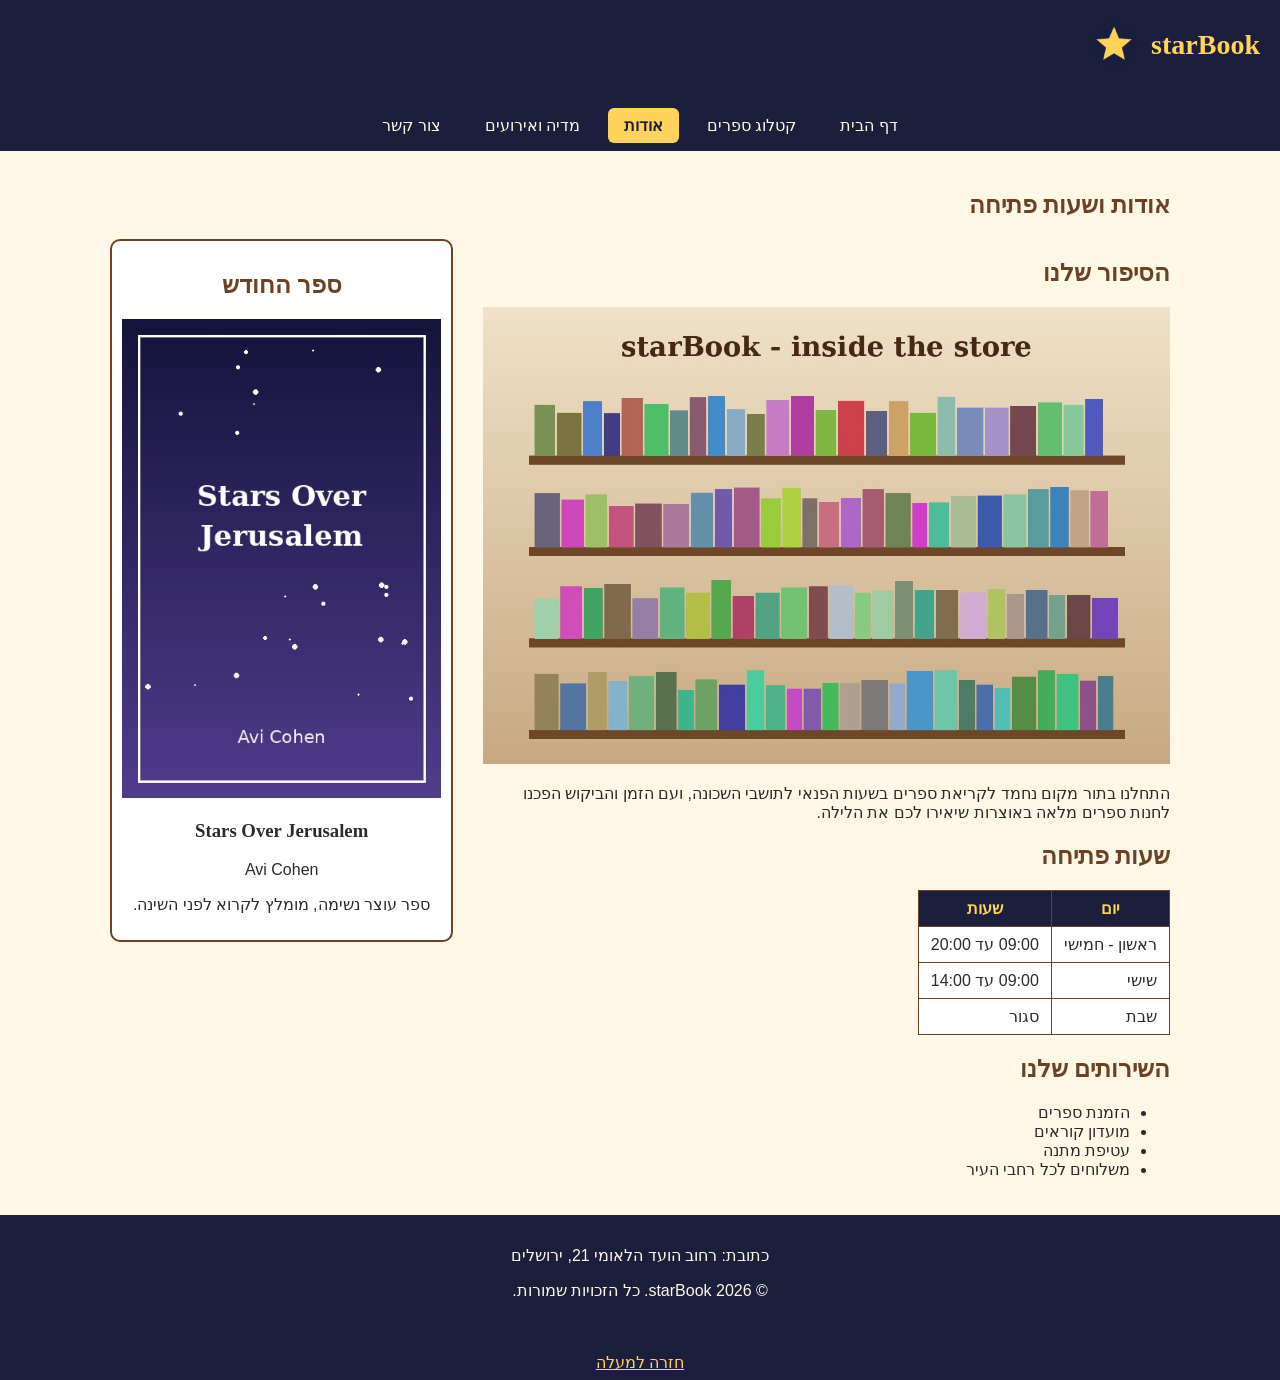
<file: html/info.html>
<!DOCTYPE html>
<html lang="he" dir="rtl">
<head>
<meta charset="UTF-8">
<meta name="viewport" content="width=device-width, initial-scale=1.0">
<link rel="stylesheet" href="../css/style.css">
<link rel="stylesheet" href="../css/info.css">
<link rel="icon" href="../media/images/logo.png">
<title>starBook - אודות ושעות פתיחה</title>
</head>
<body>
  <iframe src="header.html" id="top" class="frame-part frame-header" title="ראש האתר"></iframe>
  <nav>
    <ul>
      <li><a href="../index.html">דף הבית</a></li>
      <li><a href="gallery.html">קטלוג ספרים</a></li>
      <li><a href="info.html" class="active">אודות</a></li>
      <li><a href="media.html">מדיה ואירועים</a></li>
      <li><a href="contact.html">צור קשר</a></li>
    </ul>
  </nav>
  <main>
    <section>
      <h2>אודות ושעות פתיחה</h2>
    </section>
    <div class="info-layout">
      <div>
        <section>
          <h2>הסיפור שלנו</h2>
          <img src="../media/images/store.jpg" alt="החנות של starBook">
          <p>התחלנו בתור מקום נחמד לקריאת ספרים בשעות הפנאי לתושבי השכונה, ועם הזמן והביקוש הפכנו לחנות ספרים מלאה באוצרות שיאירו לכם את הלילה.</p>
        </section>
        <section>
          <h2>שעות פתיחה</h2>
          <table>
            <tr>
              <th>יום</th>
              <th>שעות</th>
            </tr>
            <tr>
              <td>ראשון - חמישי</td>
              <td>09:00 עד 20:00</td>
            </tr>
            <tr>
              <td>שישי</td>
              <td>09:00 עד 14:00</td>
            </tr>
            <tr>
              <td>שבת</td>
              <td>סגור</td>
            </tr>
          </table>
        </section>
        <section>
          <h2>השירותים שלנו</h2>
          <ul>
            <li>הזמנת ספרים</li>
            <li>מועדון קוראים</li>
            <li>עטיפת מתנה</li>
            <li>משלוחים לכל רחבי העיר</li>
          </ul>
        </section>
      </div>
      <aside class="book-card">
        <h2>ספר החודש</h2>
        <img src="../media/images/book-2.jpg" alt="הכריכה של Stars Over Jerusalem">
        <h3>Stars Over Jerusalem</h3>
        <p>Avi Cohen</p>
        <p>ספר עוצר נשימה, מומלץ לקרוא לפני השינה.</p>
      </aside>
    </div>
  </main>
  <iframe src="footer.html" class="frame-part frame-footer" title="תחתית האתר"></iframe>
  <p class="to-top"><a href="#top">חזרה למעלה</a></p>
</body>
</html>
</file>
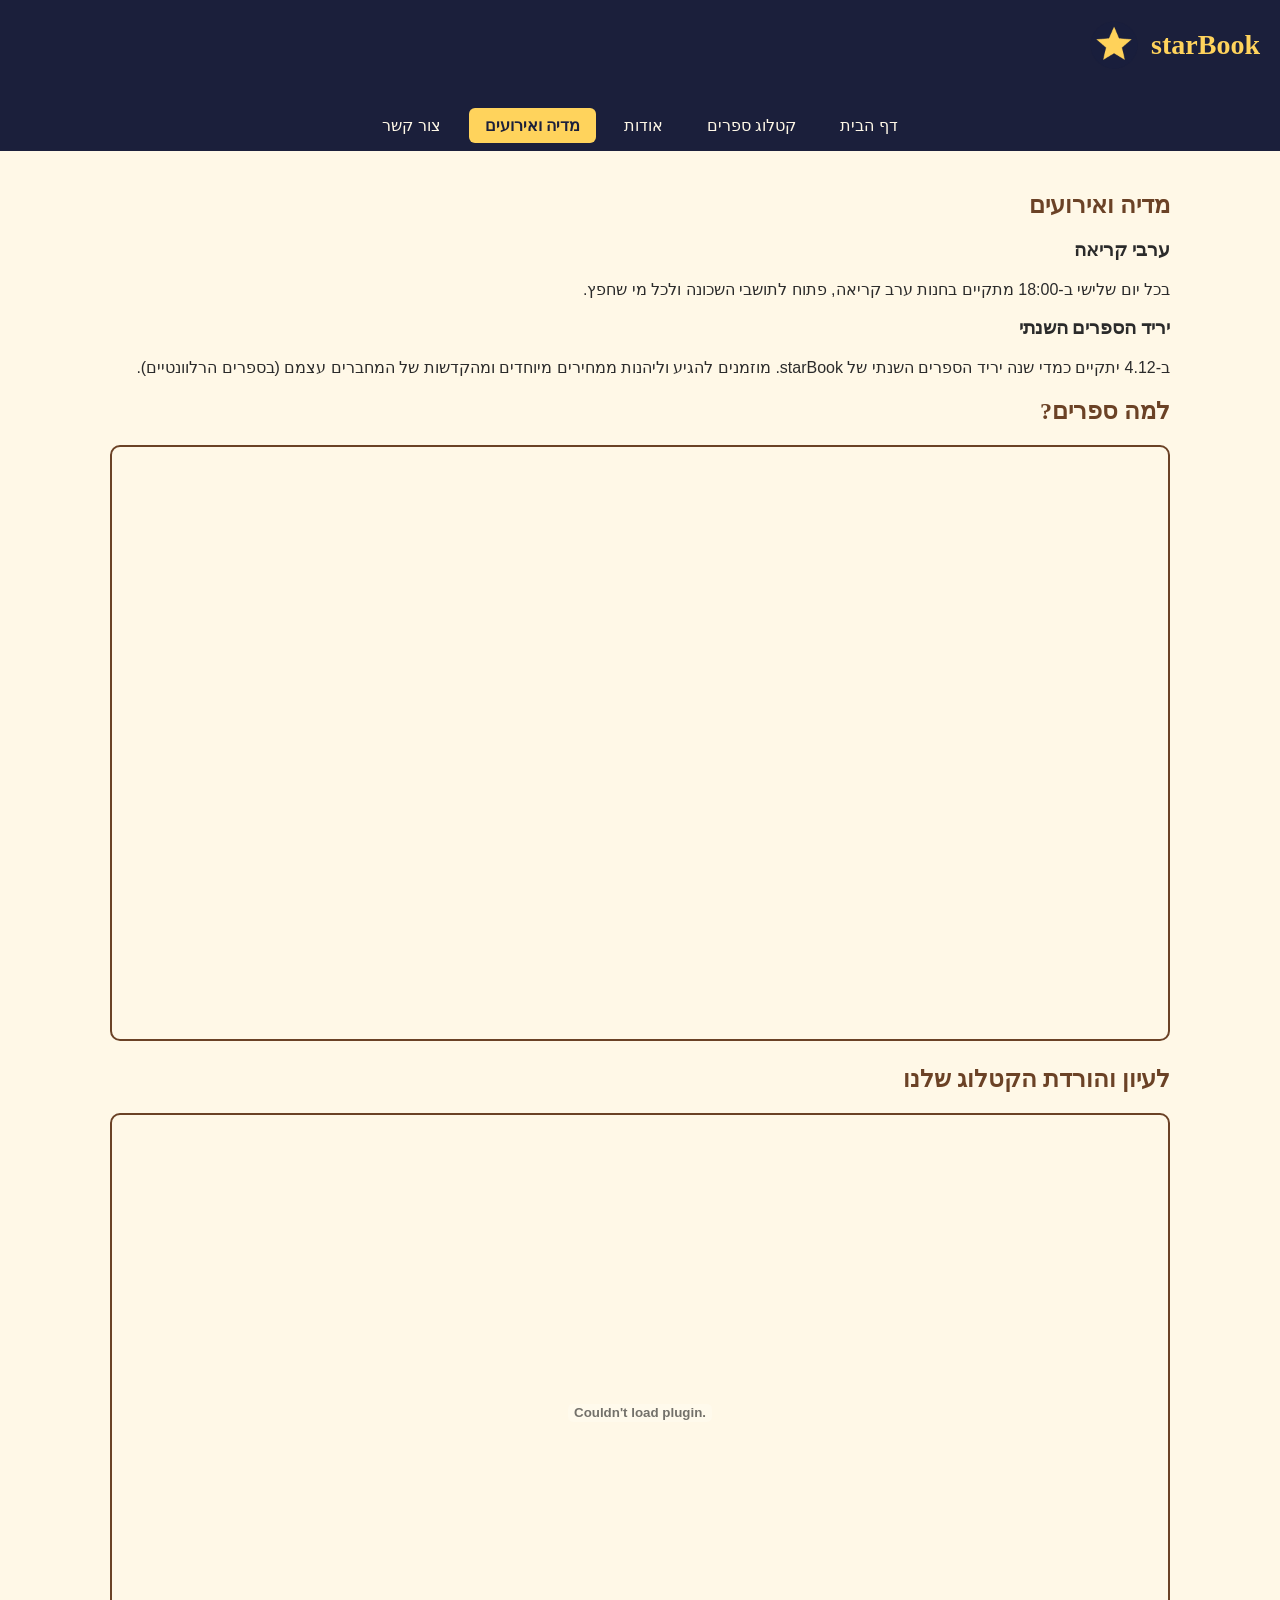
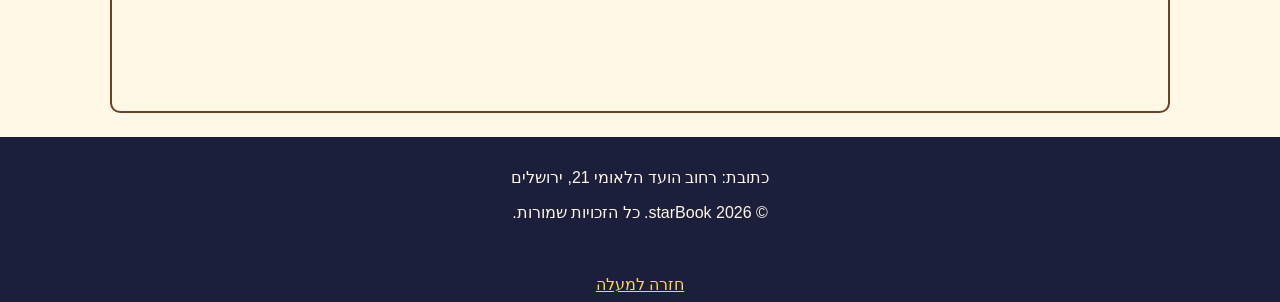
<file: html/media.html>
<!DOCTYPE html>
<html lang="he" dir="rtl">
<head>
<meta charset="UTF-8">
<meta name="viewport" content="width=device-width, initial-scale=1.0">
<link rel="stylesheet" href="../css/style.css">
<link rel="stylesheet" href="../css/media.css">
<link rel="icon" href="../media/images/logo.png">
<title>starBook - מדיה ואירועים</title>
</head>
<body>
  <iframe src="header.html" id="top" class="frame-part frame-header" title="ראש האתר"></iframe>
  <nav>
    <ul>
      <li><a href="../index.html">דף הבית</a></li>
      <li><a href="gallery.html">קטלוג ספרים</a></li>
      <li><a href="info.html">אודות</a></li>
      <li><a href="media.html" class="active">מדיה ואירועים</a></li>
      <li><a href="contact.html">צור קשר</a></li>
    </ul>
  </nav>
  <main>
    <section>
      <h2>מדיה ואירועים</h2>
      <div>
        <h3>ערבי קריאה</h3>
        <p>בכל יום שלישי ב-18:00 מתקיים בחנות ערב קריאה, פתוח לתושבי השכונה ולכל מי שחפץ.</p>
      </div>
      <div>
        <h3>יריד הספרים השנתי</h3>
        <p>ב-4.12 יתקיים כמדי שנה יריד הספרים השנתי של starBook. מוזמנים להגיע וליהנות ממחירים מיוחדים ומהקדשות של המחברים עצמם (בספרים הרלוונטיים).</p>
      </div>
    </section>
    <section>
      <h2>למה ספרים?</h2>
      <iframe src="https://www.youtube.com/embed/lIW5jBrrsS0" title="איך לקרוא יותר ספרים בעידן הזהב של התוכן" referrerpolicy="strict-origin-when-cross-origin" allowfullscreen></iframe>
    </section>
    <section>
      <h2>לעיון והורדת הקטלוג שלנו</h2>
      <embed src="../media/starBook-catalog.pdf" type="application/pdf">
    </section>
  </main>
  <iframe src="footer.html" class="frame-part frame-footer" title="תחתית האתר"></iframe>
  <p class="to-top"><a href="#top">חזרה למעלה</a></p>
</body>
</html>
</file>
<file: css/style.css>
:root {
  --dark-blue: #1B1F3B;
  --accent-gold: #FFD35C;
  --secondary-brown: #6B4226;
  --light-cream: #FFF8E7;
  --text-gray: #2B2B2B;
}

* {
  box-sizing: border-box;
}

body {
  margin: 0;
  background-color: var(--light-cream);
  font-family: Arial, sans-serif;
  color: var(--text-gray);
}

img {
  max-width: 100%;
}

h1, h2, h3 {
  font-family: Georgia, serif;
}

h2 {
  color: var(--secondary-brown);
}

header {
  background-color: var(--dark-blue);
  padding: 10px 20px;
}

.brand {
  display: flex;
  align-items: center;
  gap: 12px;
  text-decoration: none;
}

header h1 {
  color: var(--accent-gold);
  font-size: 28px;
}

header img {
  height: 50px;
}

nav {
  background-color: var(--dark-blue);
  position: sticky;
  top: 0;
}

nav ul {
  display: flex;
  list-style: none;
  gap: 12px;
  margin: 0;
  padding: 8px;
  justify-content: center;
}

nav a {
  color: var(--light-cream);
  text-decoration: none;
  display: block;
  padding: 8px 16px;
  border-radius: 6px;
}

nav a:hover {
  color: var(--accent-gold);
}

nav a.active {
  background-color: var(--accent-gold);
  color: var(--dark-blue);
  font-weight: bold;
}

main {
  max-width: 1100px;
  margin: 0 auto;
  padding: 20px;
}

main a {
  color: var(--secondary-brown);
}

.book-card {
  background-color: white;
  border: 2px solid var(--secondary-brown);
  border-radius: 10px;
  padding: 10px;
  text-align: center;
  transition: transform 0.3s;
}

.book-card:hover {
  transform: translateY(-6px);
}

iframe {
  width: 100%;
  aspect-ratio: 16 / 9;
  border: 2px solid var(--secondary-brown);
  border-radius: 10px;
}

footer {
  background-color: var(--dark-blue);
  color: var(--light-cream);
  text-align: center;
  padding: 15px;
}

footer a {
  color: var(--accent-gold);
}

/* header and footer loaded in iframes (html/header.html, html/footer.html) */
.frame-body {
  margin: 0;
  background-color: var(--dark-blue);
}

.frame-part {
  display: block;
  width: 100%;
  aspect-ratio: auto;
  border: none;
  border-radius: 0;
}

.frame-header {
  height: 100px;
}

.frame-footer {
  height: 130px;
}

.to-top {
  margin: 0;
  padding: 8px;
  text-align: center;
  background-color: var(--dark-blue);
}

.to-top a {
  color: var(--accent-gold);
}

@media (max-width: 599px) {
  .frame-footer {
    height: 150px;
  }

  nav ul {
    flex-wrap: wrap;
    justify-content: center;
  }

  nav li {
    flex: 1 1 30%;
  }

  nav a {
    text-align: center;
  }
}
</file>
<file: css/index.css>
/* index.html only */

.book-row {
  display: flex;
  justify-content: center;
  gap: 20px;
}

.book-row .book-card {
  width: 250px;
}

@media (max-width: 599px) {
  .book-row {
    flex-direction: column;
    align-items: center;
  }
}
</file>
<file: css/contact.css>
/* contact.html only */

form {
  max-width: 600px;
  background-color: white;
  border: 2px solid var(--secondary-brown);
  border-radius: 10px;
  padding: 20px;
}

form label {
  display: block;
  margin-top: 12px;
  font-weight: bold;
}

form input,
form select,
form textarea {
  width: 100%;
  padding: 8px;
  border: 1px solid var(--secondary-brown);
  border-radius: 6px;
  font-family: inherit;
}

form input[type="radio"],
form input[type="checkbox"] {
  width: auto;
}

input[type="radio"] + label,
input[type="checkbox"] + label {
  display: inline;
  font-weight: normal;
}

button {
  margin-top: 16px;
  padding: 10px 24px;
  background-color: var(--accent-gold);
  color: var(--dark-blue);
  border: none;
  border-radius: 6px;
  font-weight: bold;
  cursor: pointer;
}
</file>
<file: css/gallery.css>
/* gallery.html only */

.book-grid {
  display: grid;
  grid-template-columns: 1fr 1fr 1fr 1fr;
  gap: 20px;
  justify-items: center;
}

.book-grid .book-card {
  max-width: 260px;
}

@media (max-width: 1023px) {
  .book-grid {
    grid-template-columns: 1fr 1fr;
  }
}

@media (max-width: 599px) {
  .book-grid {
    grid-template-columns: 1fr;
  }
}
</file>
<file: css/info.css>
/* info.html only */

.info-layout {
  display: grid;
  grid-template-columns: 2fr 1fr;
  gap: 30px;
  align-items: start;
}

table {
  border-collapse: collapse;
  background-color: white;
}

th, td {
  border: 1px solid var(--secondary-brown);
  padding: 8px 12px;
}

th {
  background-color: var(--dark-blue);
  color: var(--accent-gold);
}

@media (max-width: 599px) {
  .info-layout {
    grid-template-columns: 1fr;
  }
}
</file>
<file: css/media.css>
/* media.html only */

embed {
  width: 100%;
  height: 600px;
  border: 2px solid var(--secondary-brown);
  border-radius: 10px;
}
</file>
